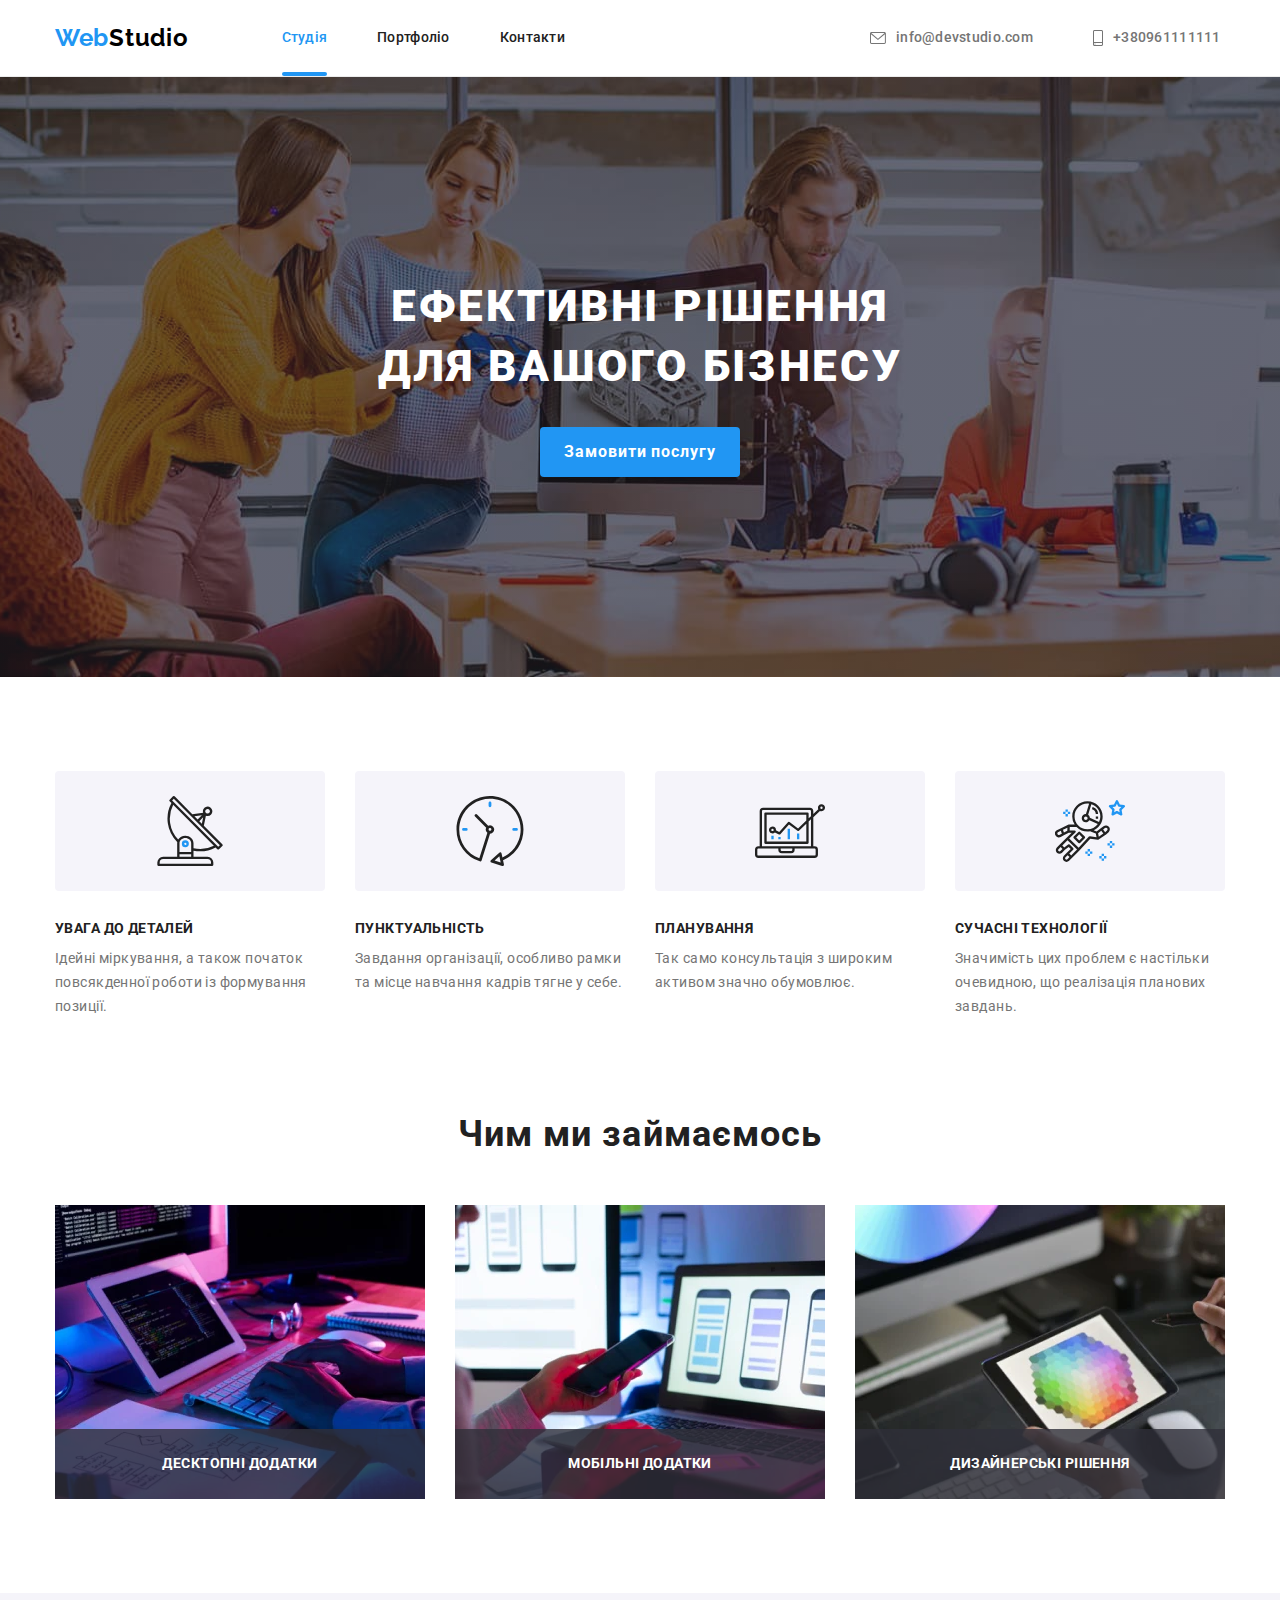
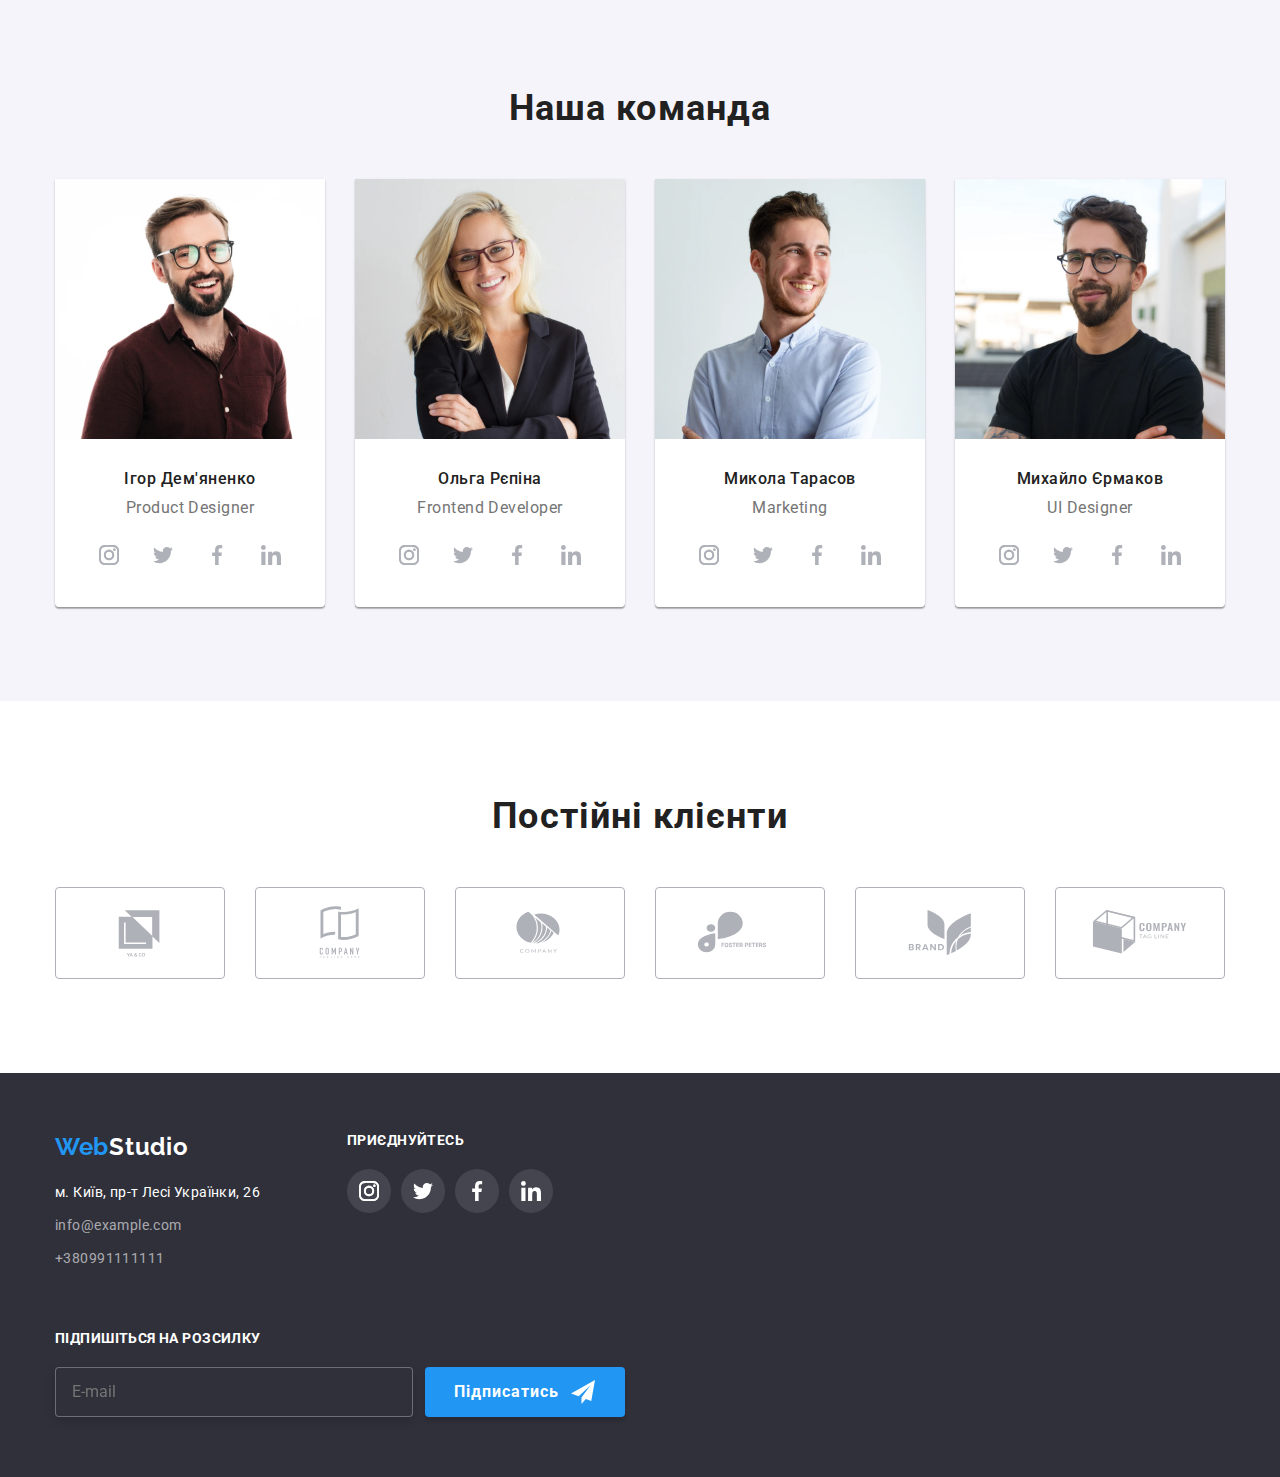
<file: index.html>
<!DOCTYPE html>
<html lang="uk">

<head>
    <meta charset="UTF-8">
    <meta http-equiv="X-UA-Compatible" content="IE=edge">
    <meta name="viewport" content="width=device-width, initial-scale=1.0">
    <title>Студія</title>
    <!-- Шрифти -->
    <link rel="preconnect" href="https://fonts.googleapis.com">
    <link rel="preconnect" href="https://fonts.gstatic.com" crossorigin>
    <link
        href="https://fonts.googleapis.com/css2?family=Raleway:wght@700&family=Roboto:ital,wght@0,400;0,500;0,700;1,900&display=swap"
        rel="stylesheet">
    <link rel="stylesheet"
        href="https://cdnjs.cloudflare.com/ajax/libs/modern-normalize/1.1.0/modern-normalize.min.css">
    <link rel="stylesheet" href="./CSS/main.min.css">
    <!-- <link rel="stylesheet" href="./CSS/styles.css"> -->
</head>

<body class="page" data-body>

    <!-- Секція хедер -->

    <header class="header">
        <div class="header-container container">
            <a lang="en" class="logo header-logo" href="./index.html" aria-label="Посилання на студію">Web<span
                    class="logo__dark">Studio</span></a>
            <button class="btn-mobile-menu" type="button" data-menu-button>
                <svg class="btn-mobile-menu__icon" width="24" height="16" aria-label="Перемикач мобільного меню">
                    <use class="btn-mobile-menu__burger" href="./images/icons.svg#icon-burger_menu"></use>
                    <use class="btn-mobile-menu__close" href="./images/icons.svg#icon-burger_close"></use>
                </svg>
            </button>
            <nav class="header__nav"> 
                        <!-- Навігація сайту -->
                <ul class="nav">
                    <li class="nav__item">
                        <a class="nav nav--current active" href="">Студія</a>
                    </li>
                    <li class="nav__item">
                        <a class="nav__link active" href="./portfolio.html">Портфоліо</a></li>
                    <li class="nav__item">
                        <a class="nav__link active" href="">Контакти</a></li>
                </ul>

                <!-- Навігація контактів -->
                
                <ul class="nav nav--left">
                    <li class="nav__group">
                        <a class="nav__mail active" href="mailto:info@devstudio.com">
                            <svg class="nav__icon active" width="16" height="12">
                                <use href="./images/icons.svg#icon-envelope-hover"></use>
                            </svg>
                            info@devstudio.com
                        </a>
                    </li>
                    <li>
                        <a class="nav__tel active" href="tel:+380961111111">
                            <svg class="nav__icon active" width="10" height="16">
                                <use href="./images/icons.svg#icon-smartphone"></use>
                            </svg>
                            +380961111111
                        </a>
                    </li>
                </ul>
            </nav> 
        </div>
    </header>

    <main>
        <!-- Секція Герой -->

        <section class="hero">
            <div class="container">
                <h1 class="hero-title">Ефективні рішення<br /> для вашого бізнесу</h1>
                <button class="btn btn--order" title="button" data-modal-open>Замовити послугу</button>
            </div>
        </section>

        <!--Модальне вікно  -->

        <div class="backdrop is-hidden" data-modal>
            <div class="modal">
                <button class="modal__close-btn" type="button" data-modal-close>
                    <svg class="modal__close-icon" width="18" height="18">
                        <use href="./images/icons.svg#icon-close"></use>
                    </svg>
                </button>
                <form class="modal__hero-form">
                    <strong class="modal__title">Залиште свої дані, ми передзвонимо вам</strong>
                    <div class="modal__inputs">
                        <label for="name">Ім'я</label>
                        <input 
                        type="text" 
                        name="name" 
                        autofocus
                        id="name" 
                        minlength="3"
                        maxlength="55"
                        placeholder="" 
                        class="modal__for-input" 
                        required />
                        <svg class="modal__icon" width="18" height="18">
                            <use href="./images/icons.svg#icon-person-modal"></use>
                        </svg> 
                        
                    </div>
                    <div class="modal__inputs">
                        <label for="tel">Телефон</label>                      
                        <input 
                        type="tel" 
                        name="tel" 
                        id="tel" 
                        minlength="3"
                        maxlength="55"
                        class="modal__for-input" 
                        required 
                        placeholder=" "/>
                        <svg class="modal__icon" width="18" height="18">
                            <use href="./images/icons.svg#icon-phone-modal"></use>
                        </svg>
                    </div>
                    <div class="modal__inputs">
                        <label for="email">Пошта</label>                        
                        <input 
                        type="email" 
                        name="email" 
                        id="email" 
                        class="modal__for-input" 
                        required
                        placeholder=" " />
                        <svg class="modal__icon" width="18" height="18">
                            <use href="./images/icons.svg#icon-email-modal"></use>
                        </svg>
                    </div>
                    <div class="modal__inputs">
                        <label for="feedback">Коментар</label>
                        <textarea 
                        name="feedback" 
                        id="feedback" 
                        class="modal__hiro-textarea"
                        placeholder="Введіть текст"></textarea>
                    </div>
                    <label class="modal-checkbox">
                        <input class="visually-hidden modal-checkbox__input" type="checkbox" name="user-agreement" />
                        <span class="modal-checkbox__custom">
                            <svg class="modal-checkbox__icon" width="11" height="8"><use href="./images/icons.svg#icon-Vector"></use></svg>  
                        </span>
                        <span class="modal-checkbox__agreement"> Погоджуюся із розсилкою та приймаю&nbsp;</span> 
                        <a class="contract" href="">Умови договору</a>
                    </label>
                    <button type="submit" class="btn btn--modal">Відправити</button>
                </form>
            </div>
            
        </div>

        <!--Мобільне меню-->
        <div class="mobile-menu" data-menu>
            <ul class="list mobile-menu-nav">
                <li class="mobile-menu-nav__item">
                    <a class="link nav--current" href="./index.html">Студія</a>
                </li>
                <li class="mobile-menu-nav__item">
                    <a class="link" href="./portfolio.html">Портфоліо</a>
                </li>
                <li class="mobile-menu-nav__item">
                    <a class="link" href="">Контакти</a>
                </li>
            </ul>
            <ul class="list mobile-menu-contacts">
                <li class="mobile-menu-contacts__item">
                    <a class="link touch" href="tel:+380961111111">+380961111111</a>
                </li>
                <li lang="en" class="mobile-menu-contacts__item">
                    <a class="link" href="mailto:info@devstudio.com">info@devstudio.com</a>
                </li>
            </ul>
            <ul class="list mobile-menu-socials">
                <li class="mobile-menu-socials__item">
                    <a class="mobile-menu-socials__link link" lang="en">Instagram</a>
                </li>
                <li class="mobile-menu-socials__item">
                    <a class="mobile-menu-socials__link link" lang="en">Twitter</a>
                </li>
                <li class="mobile-menu-socials__item">
                    <a class="mobile-menu-socials__link link" lang="en">Facebook</a>
                </li>
                <li class="mobile-menu-socials__item">
                    <a class="mobile-menu-socials__link link" lang="en">Linkedin</a>
                </li>
            </ul>
        </div>
        <!-- Секція особливості -->

        <section class="section">
            <div class="container">
                <h2 hidden class="heading">Особливості</h2>
                <ul class="list card-set about-feature">
                    <li class="card-set__item benefits">
                        <div class="card-set__icon">
                            <svg width="70" height="70">
                                <use href="./images/icons.svg#icon-antenna"></use>
                            </svg>
                        </div>
                        <h3 class="card-set__heading">Увага до деталей</h3>
                        <p class="card-set__text">Ідейні міркування, а також початок повсякденної роботи із формування позиції.
                        </p>
                    </li>
                    <li class="card-set__item benefits">
                        <div class="card-set__icon">
                            <svg width="70" height="70">
                                <use href="./images/icons.svg#icon-clock"></use>
                            </svg>
                        </div>
                        <h3 class="card-set__heading">Пунктуальність</h3>
                        <p class="card-set__text">Завдання організації, особливо рамки та місце навчання кадрів тягне у себе.</p>
                    </li>
                    <li class="card-set__item benefits">
                        <div class="card-set__icon">
                            <svg width="70" height="70">
                                <use href="./images/icons.svg#icon-diagram"></use>
                            </svg>
                        </div>
                        <h3 class="card-set__heading">Планування</h3>
                        <p class="card-set__text">Так само консультація з широким активом значно обумовлює.</p>
                    </li>
                    <li class="card-set__item benefits">
                        <div class="card-set__icon">
                            <svg width="70" height="70">
                                <use href="./images/icons.svg#icon-astronaut"></use>
                            </svg>
                        </div>
                        <h3 class="card-set__heading">Сучасні технології</h3>
                        <p class="card-set__text">Значимість цих проблем є настільки очевидною, що реалізація планових завдань.
                        </p>
                    </li>
                </ul>
            </div>
        </section>

        <!-- Секція Роботи -->

        <section class="work">
            <div class="container">
                <h2 class="heading clients__title">Чим ми займаємось</h2>
                <ul class="list card-set">
                    <li class="work__items card-set__item">
                        <picture>
                            <source media="(min-width: 1200px)" srcset="./images/work/work1_lg.webp 1x, ./images/work/work1_lg@2x.webp 2x"
                                type="image/webp" 
                            />
                            <source media="(min-width: 1200px)" srcset="./images/team/work1_lg.jpg 1x, ./images/team/work1_lg@2x.jpg 2x"
                                type="image/jpg" 
                            />
                            <img src="./images/work/work1_lg.jpg" alt="Десктопні додатки" width="370" height="294">
                        </picture>
                        
                        <div class="work__item">
                            <p class="work__text">Десктопні додатки</p>
                        </div>
                    </li>
                    <li class="work__items card-set__item">
                        <picture>
                            <source media="(min-width: 1200px)" srcset="./images/work/work2_lg.webp 1x, ./images/work/work2_lg@2x.webp 2x"
                                type="image/webp" 
                            />
                            <source media="(min-width: 1200px)" srcset="./images/work/work2_lg.jpg 1x, ./images/team/work2_lg@2x.jpg 2x"
                                type="image/jpg" 
                            />
                            <img src="./images/work/work2_lg.jpg" alt="Мобільні додатки" width="370" height="294">
                       </picture>
                        <div class="work__item">
                            <p class="work__text">Мобільні додатки</p>
                        </div>
                    </li>
                    <li class="work__items card-set__item">
                        <picture>
                            <source media="(min-width: 1200px)" srcset="./images/work/work3_lg.webp 1x, ./images/work/work3_lg@2x.webp 2x"
                                type="image/webp" 
                            />
                            <source media="(min-width: 1200px)" srcset="./images/work/work3_lg.jpg 1x, ./images/team/work3_lg@2x.jpg 2x"
                                type="image/jpg" 
                            />
                            <img src="./images/work/work3_lg.jpg" alt="Дизайн" width="370" height="294">
                        </picture>
                        <div class="work__item">
                            <p class="work__text">Дизайнерські рішення</p>
                        </div>
                    </li>
                </ul>
            </div>
        </section>

        <!-- Секція  Наша команда -->
       
        <section class="team section">
            <div class="container">
                <h2 class="heading clients__title">Наша команда</h2>
                <ul class="list card-set">
                    <li class="team__card card-set__item">
                        <picture>
                            <source media="(min-width: 1200px)" srcset="./images/team/img1_lg.webp 1x, ./images/team/img1_lg@2x.webp 2x"
                                type="image/webp" 
                            />
                            <source media="(min-width: 1200px)" srcset="./images/team/img1_lg.jpg 1x, ./images/team/img1_lg@2x.jpg 2x"
                                type="image/jpg" 
                            />
                            <source media="(min-width: 768px)" srcset="./images/team/img1_md.webp 1x, ./images/team/img1_md@2x.webp 2x"
                                    type="image/webp" 
                            />
                            <source media="(min-width: 768px)" srcset="./images/team/img1_md.jpg 1x, ./images/team/img1_md@2x.jpg 2x"
                                    type="image/jpg" 
                            />
                            <source media="(max-width: 767px)" srcset="./images/team/img1_sm.webp 1x, ./images/team/img1_sm@2x.webp 2x"
                                type="image/webp" 
                            />
                            <source media="(max-width: 767px)" srcset="./images/team/img1_sm.jpg 1x, ./images/team/img1_sm@2x.jpg 2x"
                                type="image/jpg" 
                            />
                            <img src="./images/team/img1_sm.jpg" alt="Ігор Дем'яненко" width="450" height="460">
                        </picture>    
                        <div class="team__desc">
                            <h3 class="team__name">Ігор Дем'яненко</h3>
                            <p class="team__post" lang="en">Product Designer</p>
                            <ul class="social-media list">
                                <li class="social-media__item">
                                    <a class="social-media__link social-media__link--light" href="" target="_blank" rel="noopener noreferrer"
                                        aria-label="instagram">
                                        <svg class="social-media__icon" width="20" height="20">
                                            <use href="./images/icons.svg#icon-instagram"></use>
                                        </svg>
                                    </a>
                                </li>
                                <li class="social-media__item">
                                    <a class="social-media__link social-media__link--light" href="" target="_blank" rel="noopener noreferrer"
                                        aria-label="twitter">
                                        <svg class="social-media__icon" width="20" height="20">
                                            <use href="./images/icons.svg#icon-twitter"></use>
                                        </svg>
                                    </a>
                                </li>
                                <li class="social-media__item">
                                    <a class="social-media__link social-media__link--light" href="" target="_blank" rel="noopener noreferrer"
                                        aria-label="facebook">
                                        <svg class="social-media__icon" width="20" height="20">
                                            <use href="./images/icons.svg#icon-facebook"></use>
                                        </svg>
                                    </a>
                                </li>
                                <li class="social-media__item">
                                    <a class="social-media__link social-media__link--light" href="" target="_blank" rel="noopener noreferrer"
                                        aria-label="linkedin">
                                        <svg class="social-media__icon" width="20" height="20">
                                            <use href="./images/icons.svg#icon-linkedin"></use>
                                        </svg>
                                    </a>
                                </li>
                            </ul>
                        </div>
                    </li>

                    <li class="team__card card-set__item">
                        <picture>
                            <source media="(min-width: 1200px)" srcset="./images/team/img2_lg.webp 1x, ./images/team/img2_lg@2x.webp 2x"
                                type="image/webp" 
                            />
                            <source media="(min-width: 1200px)" srcset="./images/team/img2_lg.jpg 1x, ./images/team/img2_lg@2x.jpg 2x"
                                type="image/jpg" 
                            />
                            <source media="(min-width: 768px)" srcset="./images/team/img2_md.webp 1x, ./images/team/img2_md@2x.webp 2x"
                                type="image/webp" 
                            />
                            <source media="(min-width: 768px)" srcset="./images/team/img2_md.jpg 1x, ./images/team/img2_md@2x.jpg 2x"
                                type="image/jpg" 
                            />
                            <source media="(max-width: 767px)" srcset="./images/team/img2_sm.webp 1x, ./images/team/img2_sm@2x.webp 2x"
                                type="image/webp" 
                            />
                            <source media="(max-width: 767px)" srcset="./images/team/img2_sm.jpg 1x, ./images/team/img2_sm@2x.jpg 2x"
                                type="image/jpg" />
                            <img src="./images/team/img2_sm.jpg" alt="Ольга Рєпіна" width="450" height="460">
                        </picture>
                        <div class="team__desc">
                            <h3 class="team__name">Ольга Рєпіна</h3>
                            <p class="team__post">Frontend Developer</p>
                            <ul class="social-media list">
                                <li class="social-media__item">
                                    <a class="social-media__link social-media__link--light" href="" target="_blank" rel="noopener noreferrer"
                                        aria-label="instagram">
                                        <svg class="social-media__icon" width="20" height="20">
                                            <use href="./images/icons.svg#icon-instagram"></use>
                                        </svg>
                                    </a>
                                </li>
                                <li class="social-media__item">
                                    <a class="social-media__link social-media__link--light" href="" target="_blank" rel="noopener noreferrer"
                                        aria-label="twitter">
                                        <svg class="social-media__icon" width="20" height="20">
                                            <use href="./images/icons.svg#icon-twitter"></use>
                                        </svg>
                                    </a>
                                </li>
                                <li class="social-media__item">
                                    <a class="social-media__link social-media__link--light" href="" target="_blank" rel="noopener noreferrer"
                                        aria-label="facebook">
                                        <svg class="social-media__icon" width="20" height="20">
                                            <use href="./images/icons.svg#icon-facebook"></use>
                                        </svg>
                                    </a>
                                </li>
                                <li class="social-media__item">
                                    <a class="social-media__link social-media__link--light" href="" target="_blank" rel="noopener noreferrer"
                                        aria-label="linkedin">
                                        <svg class="social-media__icon" width="20" height="20">
                                            <use href="./images/icons.svg#icon-linkedin"></use>
                                        </svg>
                                    </a>
                                </li>
                            </ul>
                        </div>
                    </li>
                    <li class="team__card card-set__item">
                        <picture>
                            <source media="(min-width: 1200px)" srcset="./images/team/img3_lg.webp 1x, ./images/team/img3_lg@2x.webp 2x"
                                type="image/webp" 
                            />
                            <source media="(min-width: 1200px)" srcset="./images/team/img3_lg.jpg 1x, ./images/team/img3_lg@2x.jpg 2x"
                                type="image/jpg" 
                            />
                            <source media="(min-width: 768px)" srcset="./images/team/img3_md.webp 1x, ./images/team/img3_md@2x.webp 2x"
                                type="image/webp" 
                            />
                            <source media="(min-width: 768px)" srcset="./images/team/img3_md.jpg 1x, ./images/team/img3_md@2x.jpg 2x"
                                type="image/jpg" 
                            />
                            <source media="(max-width: 767px)" srcset="./images/team/img3_sm.webp 1x, ./images/team/img3_sm@2x.webp 2x"
                                type="image/webp" 
                            />
                            <source media="(max-width: 767px)" srcset="./images/team/img3_sm.jpg 1x, ./images/team/img3_sm@2x.jpg 2x"
                                type="image/jpg" 
                            />
                            <img src="./images/team/img3_sm.jpg" alt="Микола Тарасов" width="450" height="460">
                        </picture>                        
                        <div class="team__desc">
                            <h3 class="team__name">Микола Тарасов</h3>
                            <p class="team__post" lang="en">Marketing</p>
                            <ul class="social-media list">
                                <li class="social-media__item">
                                    <a class="social-media__link social-media__link--light" href="" target="_blank" rel="noopener noreferrer"
                                        aria-label="instagram">
                                        <svg class="social-media__icon" width="20" height="20">
                                            <use href="./images/icons.svg#icon-instagram"></use>
                                        </svg>
                                    </a>
                                </li>
                                <li class="social-media__item">
                                    <a class="social-media__link social-media__link--light" href="" target="_blank" rel="noopener noreferrer"
                                        aria-label="twitter">
                                        <svg class="social-media__icon" width="20" height="20">
                                            <use href="./images/icons.svg#icon-twitter"></use>
                                        </svg>
                                    </a>
                                </li>
                                <li class="social-media__item">
                                    <a class="social-media__link social-media__link--light" href="" target="_blank" rel="noopener noreferrer"
                                        aria-label="facebook">
                                        <svg class="social-media__icon" width="20" height="20">
                                            <use href="./images/icons.svg#icon-facebook"></use>
                                        </svg>
                                    </a>
                                </li>
                                <li class="social-media__item">
                                    <a class="social-media__link social-media__link--light" href="" target="_blank" rel="noopener noreferrer"
                                        aria-label="linkedin">
                                        <svg class="social-media__icon" width="20" height="20">
                                            <use href="./images/icons.svg#icon-linkedin"></use>
                                        </svg>
                                    </a>
                                </li>
                            </ul>
                        </div>
                    </li>
                    <li class="team__card card-set__item">
                        <picture>
                            <source media="(min-width: 1200px)" srcset="./images/team/img4_lg.webp 1x, ./images/team/img4_lg@2x.webp 2x"
                                type="image/webp" 
                            />
                            <source media="(min-width: 1200px)" srcset="./images/team/img4_lg.jpg 1x, ./images/team/img4_lg@2x.jpg 2x"
                                type="image/jpg" 
                            />
                            <source media="(min-width: 768px)" srcset="./images/team/img4_md.webp 1x, ./images/team/img4_md@2x.webp 2x"
                                type="image/webp" 
                            />
                            <source media="(min-width: 768px)" srcset="./images/team/img4_md.jpg 1x, ./images/team/img4_md@2x.jpg 2x"
                                type="image/jpg" 
                            />
                            <source media="(max-width: 767px)" srcset="./images/team/img4_sm.webp 1x, ./images/team/img4_sm@2x.webp 2x"
                                type="image/webp" 
                            />
                            <source media="(max-width: 767px)" srcset="./images/team/img4_sm.jpg 1x, ./images/team/img4_sm@2x.jpg 2x"
                                type="image/jpg" 
                            />
                            <img src="./images/team/img4_sm.jpg" alt="Михайло Єрмаков" width="450" height="460">
                        </picture>                        
                        <div class="team__desc">
                            <h3 class="team__name">Михайло Єрмаков</h3>
                            <p class="team__post" lang="en">UI Designer</p>
                            <ul class="social-media list">
                                <li class="social-media__item">
                                    <a class="social-media__link social-media__link--light" href="" target="_blank" rel="noopener noreferrer"
                                        aria-label="instagram">
                                        <svg class="social-media__icon" width="20" height="20">
                                            <use href="./images/icons.svg#icon-instagram"></use>
                                        </svg>
                                    </a>
                                </li>
                                <li class="social-media__item">
                                    <a class="social-media__link social-media__link--light" href="" target="_blank" rel="noopener noreferrer"
                                        aria-label="twitter">
                                        <svg class="social-media__icon" width="20" height="20">
                                            <use href="./images/icons.svg#icon-twitter"></use>
                                        </svg>
                                    </a>
                                </li>
                                <li class="social-media__item">
                                    <a class="social-media__link social-media__link--light" href="" target="_blank" rel="noopener noreferrer"
                                        aria-label="facebook">
                                        <svg class="social-media__icon" width="20" height="20">
                                            <use href="./images/icons.svg#icon-facebook"></use>
                                        </svg>
                                    </a>
                                </li>
                                <li class="social-media__item">
                                    <a class="social-media__link social-media__link--light" href="" target="_blank" rel="noopener noreferrer"
                                        aria-label="linkedin">
                                        <svg class="social-media__icon" width="20" height="20">
                                            <use href="./images/icons.svg#icon-linkedin"></use>
                                        </svg>
                                    </a>
                                </li>
                            </ul>
                        </div>
                    </li>
                </ul>
            </div>
        </section> 

        <!--Секція постійні клієнти  -->

        <section class="clients">
            <div class="container">
                <h2 class="heading clients__title">Постійні клієнти</h2>
                <ul class="list card-set">
                    <li class="clients__list card-set__item">
                        <a class="clients__link" href="" target="_blank" rel="noopener noreferrer"
                            aria-label="company_1">
                            <svg class="clients__icon" width="106" height="60">
                                <use href="./images/icons.svg#icon-Logo"></use>
                            </svg>
                        </a>
                    </li>
                    <li class="clients__list card-set__item">
                        <a class="clients__link" href="" target="_blank" rel="noopener noreferrer"
                            aria-label="company_2">
                            <svg class="clients__icon" width="106" height="60">
                                <use href="./images/icons.svg#icon-Logo-1"></use>
                            </svg>
                        </a>
                    </li>
                    <li class="clients__list card-set__item">
                        <a class="clients__link" href="" target="_blank" rel="noopener noreferrer"
                            aria-label="company_3">
                            <svg class="clients__icon" width="106" height="60">
                                <use href="./images/icons.svg#icon-Logo-2"></use>
                            </svg>
                        </a>
                    </li>
                    <li class="clients__list card-set__item">
                        <a class="clients__link" href="" target="_blank" rel="noopener noreferrer"
                            aria-label="company_4">
                            <svg class="clients__icon" width="106" height="60">
                                <use href="./images/icons.svg#icon-Logo-3"></use>
                            </svg>
                        </a>
                    </li>
                    <li class="clients__list card-set__item">
                        <a class="clients__link" href="" target="_blank" rel="noopener noreferrer"
                            aria-label="company_5">
                            <svg class="clients__icon" width="106" height="60">
                                <use href="./images/icons.svg#icon-Logo-4"></use>
                            </svg>
                        </a>
                    </li>
                    <li class="clients__list card-set__item">
                        <a class="clients__link" href="" target="_blank" rel="noopener noreferrer"
                            aria-label="company_6">
                            <svg class="clients__icon" width="106" height="60">
                                <use href="./images/icons.svg#icon-Logo-5"></use>
                            </svg>
                        </a>
                    </li>
                </ul>
            </div>
        </section>
    </main>

    <!-- Секція Футер -->

    <footer class="footer">
        <div class="holder  container">
            <div class="holder__address">
                <a lang="en" class="logo footer-logo" href="./index.html" aria-label="Посилання на студію">Web<span
                        class="logo__light">Studio</span></a>
                <address>
                    <ul class="list contacts">
                        <li>
                            <a class="contacts__adds active" href="https://goo.gl/maps/7YwU6FTkQ5FnYXwe8" target="_blank"
                                rel="noopener noreferrer">м.
                                Київ, пр-т Лесі Українки, 26</a>
                        </li>
                        <li>
                            <a lang="en" class="contacts__mail2 active" href="mailto:info@example.com">info@example.com</a>
                        </li>
                        <li>
                            <a class="contacts__phone active" href="tel:+380991111111">+380991111111</a>
                        </li>
                    </ul>
                </address>
            </div>
            <div class="holder__social">
                <strong class="footer-title">Приєднуйтесь</strong>
                <ul class="social-media list">
                    <li class="social-media__item">
                        <a class="social-media__link social-media__link--dark" href="" target="_blank" rel="noopener noreferrer"
                            aria-label="instagram">
                            <svg class="social-media__icon" width="20" height="20">
                                <use href="./images/icons.svg#icon-instagram"></use>
                            </svg>
                        </a>
                    </li>
                    <li class="social-media__item">
                        <a class="social-media__link social-media__link--dark" href="" target="_blank" rel="noopener noreferrer"
                            aria-label="twitter">
                            <svg class="social-media__icon" width="20" height="20">
                                <use href="./images/icons.svg#icon-twitter"></use>
                            </svg>
                        </a>
                    </li>
                    <li class="social-media__item">
                        <a class="social-media__link social-media__link--dark" href="" target="_blank" rel="noopener noreferrer"
                            aria-label="facebook">
                            <svg class="social-media__icon" width="20" height="20">
                                <use href="./images/icons.svg#icon-facebook"></use>
                            </svg>
                        </a>
                    </li>
                    <li class="social-media__item">
                        <a class="social-media__link social-media__link--dark" href="" target="_blank" rel="noopener noreferrer"
                            aria-label="linkedin">
                            <svg class="social-media__icon" width="20" height="20">
                                <use href="./images/icons.svg#icon-linkedin"></use>
                            </svg>
                        </a>
                    </li>
                </ul>
            </div>
            <div class="holder__input">
                <strong class="footer-title">Підпишіться на розсилку</strong>
                    <form class="footer__form">
                        <input class="footer__placeholder" type="email" name="email" placeholder="E-mail" />
                        <button type="submit" class="btn btn--sabmit">
                            Підписатись
                            <svg class="btn__icon" width="24" height="24">
                                <use href="./images/icons.svg#icon-send"></use>
                            </svg>
                        </button>
                    </form>
            </div>
        </div>
    </footer>
    <script src="./JS/modal.js"></script>
    <script src="./JS/menu.js"></script>
</body>

</html>
</file>
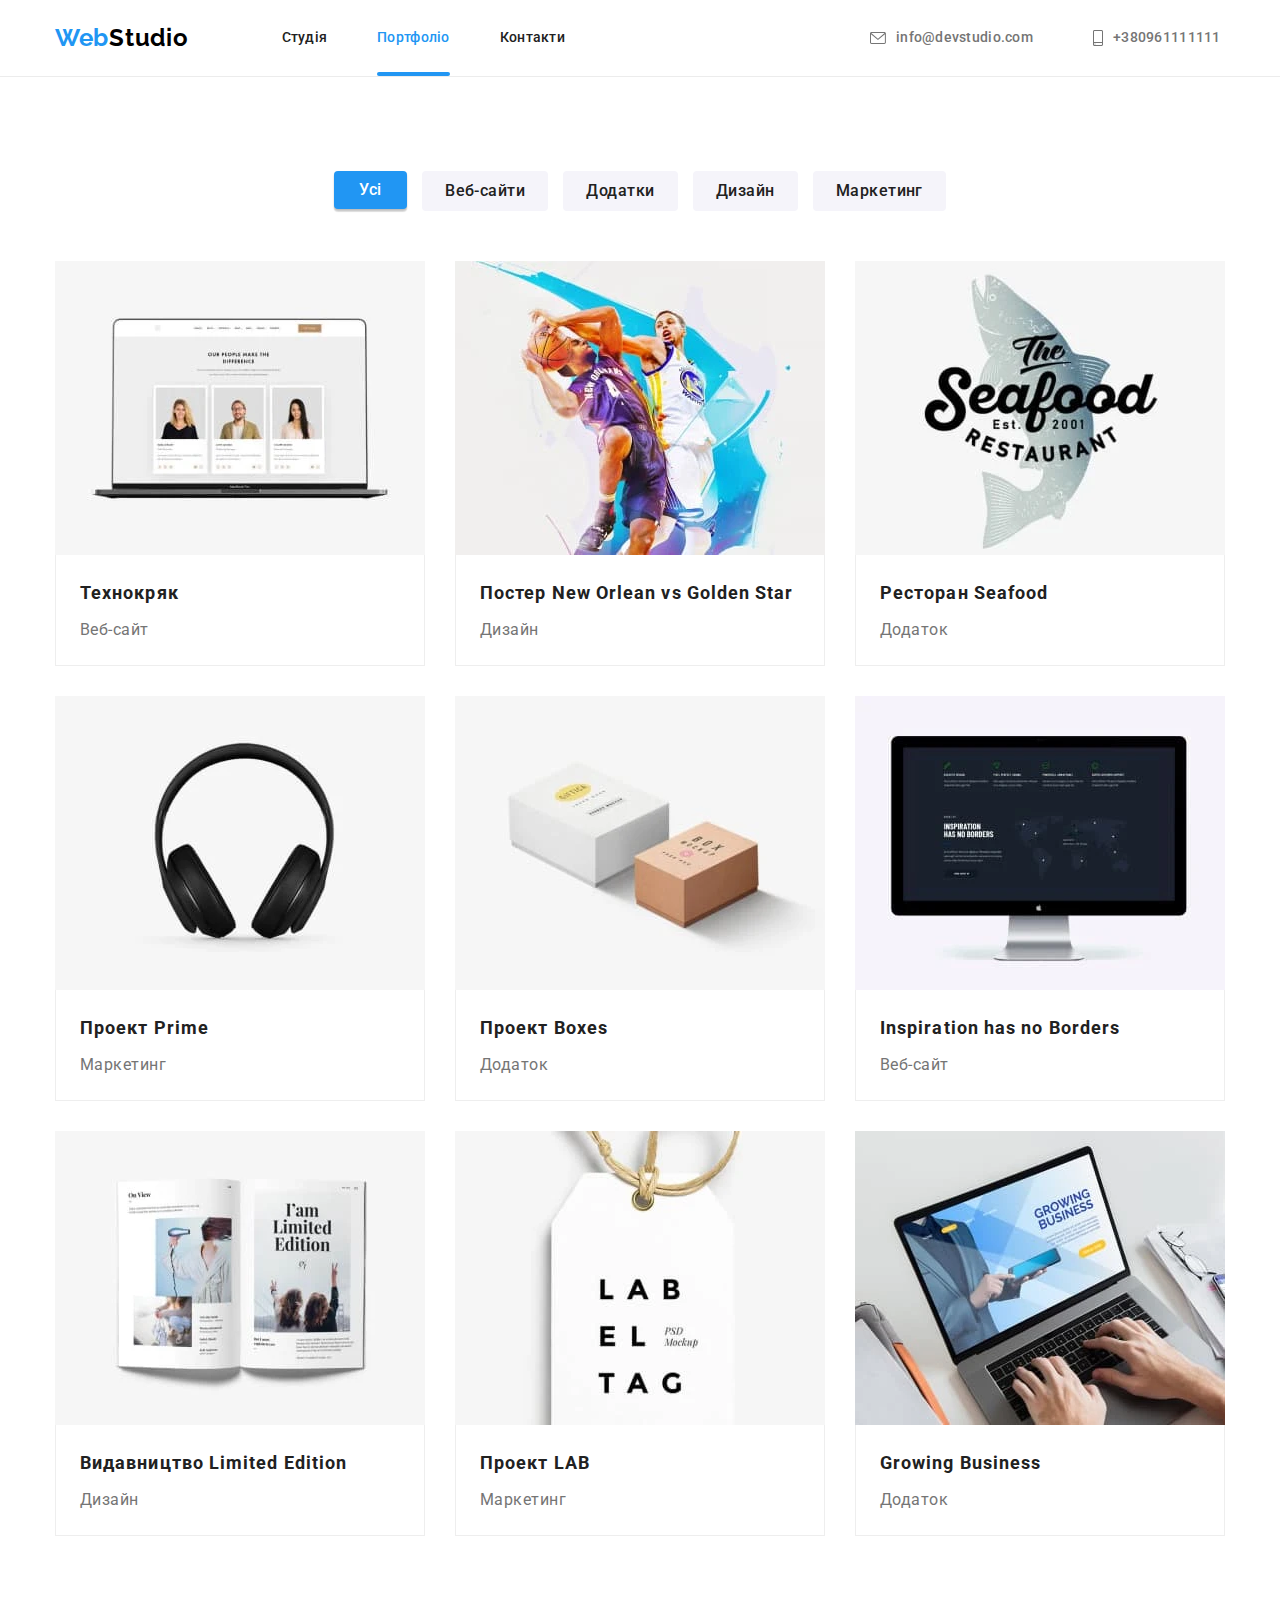
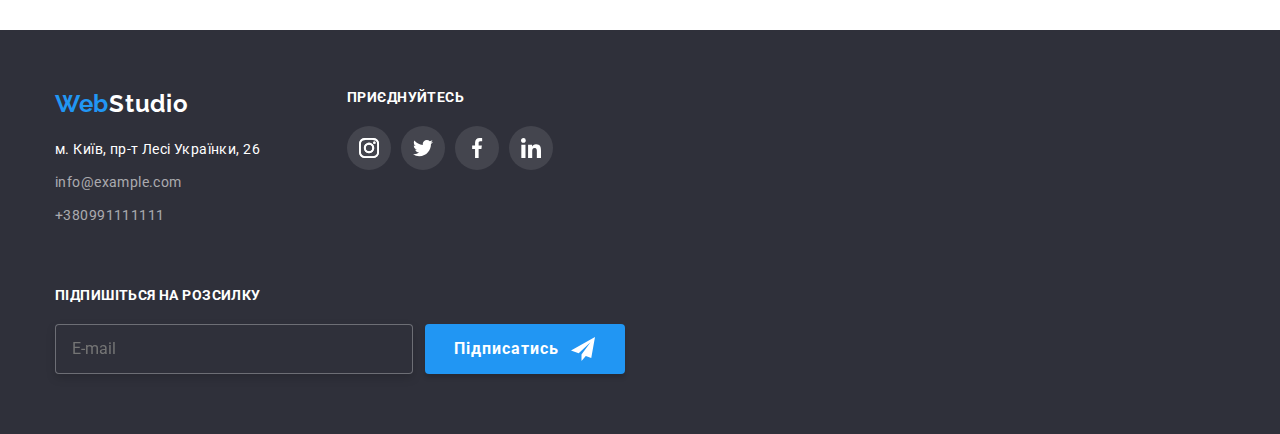
<file: portfolio.html>
<!DOCTYPE html>
<html lang="uk">

<head>
    <meta charset="UTF-8">
    <meta http-equiv="X-UA-Compatible" content="IE=edge">
    <meta name="viewport" content="width=device-width, initial-scale=1.0">
    <title>Портфоліо</title>
    <!-- Шрифти -->
    <link rel="preconnect" href="https://fonts.googleapis.com">
    <link rel="preconnect" href="https://fonts.gstatic.com" crossorigin>
    <link
        href="https://fonts.googleapis.com/css2?family=Raleway:wght@700&family=Roboto:ital,wght@0,400;0,500;0,700;1,900&display=swap"
        rel="stylesheet">
    <link rel="stylesheet"
        href="https://cdnjs.cloudflare.com/ajax/libs/modern-normalize/1.1.0/modern-normalize.min.css">
    <link rel="stylesheet" href="./CSS/main.min.css">
    <!-- <link rel="stylesheet" href="./CSS/styles.css"> -->
</head>

<body class="page" data-body>

    <!-- Секція хедер -->

    <header class="header">
        <div class="header-container container">
            <a lang="en" class="logo header-logo" href="./index.html" aria-label="Посилання на студію">Web<span
                    class="logo__dark">Studio</span></a>
            <button class="btn-mobile-menu" type="button" data-menu-button>
                <svg class="btn-mobile-menu__icon" width="24" height="16" aria-label="Перемикач мобільного меню">
                    <use class="btn-mobile-menu__burger" href="./images/icons.svg#icon-burger_menu"></use>
                    <use class="btn-mobile-menu__close" href="./images/icons.svg#icon-burger_close"></use>
                </svg>
            </button>
            <nav class="header__nav">               
                <!-- Навігація сайту -->
                <ul class="nav">
                    <li class="nav__item">
                        <a class="nav__link active" href="./index.html">Студія</a></li>
                    <li class="nav__item">
                        <a class="nav nav--current active" href="">Портфоліо</a></li>
                    <li class="nav__item">
                        <a class="nav__link active" href="">Контакти</a></li>
                </ul>
                <!-- Навігація контактів -->
                
                <ul class="nav nav--left">
                    <li class="nav__group">
                        <a class="nav__mail active" href="mailto:info@devstudio.com">
                            <svg class="nav__icon active" width="16" height="12">
                                <use href="./images/icons.svg#icon-envelope-hover"></use>
                            </svg>
                            info@devstudio.com
                        </a>
                    </li>
                    <li>
                        <a class="nav__tel active" href="tel:+380961111111">
                            <svg class="nav__icon active" width="10" height="16">
                                <use href="./images/icons.svg#icon-smartphone"></use>
                            </svg>
                            +380961111111
                        </a>
                    </li>
                </ul>
            </nav>            
        </div>
    </header>
    
    <main>
    <!-- Мобільне меню -->
    <div class="mobile-menu" data-menu>
        <ul class="list mobile-menu-nav">
            <li class="mobile-menu-nav__item">
                <a class="link" href="./index.html">Студія</a>
            </li>
            <li class="mobile-menu-nav__item">
                <a class="link nav--current" href="./portfolio.html">Портфоліо</a>
            </li>
            <li class="mobile-menu-nav__item">
                <a class="link" href="">Контакти</a>
            </li>
        </ul>
        <ul class="list mobile-menu-contacts">
            <li class="mobile-menu-contacts__item">
                <a class="link touch" href="tel:+380961111111">+380961111111</a>
            </li>
            <li lang="en" class="mobile-menu-contacts__item">
                <a class="link" href="mailto:info@devstudio.com">info@devstudio.com</a>
            </li>
        </ul>
        <ul class="list mobile-menu-socials">
            <li class="mobile-menu-socials__item">
                <a class="mobile-menu-socials__link link" lang="en">Instagram</a>
            </li>
            <li class="mobile-menu-socials__item">
                <a class="mobile-menu-socials__link link" lang="en">Twitter</a>
            </li>
            <li class="mobile-menu-socials__item">
                <a class="mobile-menu-socials__link link" lang="en">Facebook</a>
            </li>
            <li class="mobile-menu-socials__item">
                <a class="mobile-menu-socials__link link" lang="en">Linkedin</a>
            </li>
        </ul>
    </div>
        <!-- Секція Роботи -->
        <section class="section">
            <div class="container">
                <h1 hidden>Приклади робіт</h1>

                <!-- Секція Радіокнопки -->
                <ul class="btn-radio">
                    <li class="btn-radio__control"><button type="button" class="btn-radio__list btn-radio__list--current">Усі</button></li>
                    <li class="btn-radio__control"><button type="button" class="btn-radio__list">Веб-сайти</button></li>
                    <li class="btn-radio__control"><button type="button" class="btn-radio__list">Додатки</button></li>
                    <li class="btn-radio__control"><button type="button" class="btn-radio__list">Дизайн</button></li>
                    <li class="btn-radio__control"><button type="button" class="btn-radio__list">Маркетинг</button></li>
                </ul>

                <!-- Секція Карток -->
                <ul class="list card-set ">
                    <li class="card-portfolio card-set__item">
                        <a href="">
                            <div class="product">
                                <picture>
                                    <source media="(min-width: 1200px)" srcset="./images/portfolio/portfolio-1_lg.webp 1x, ./images/portfolio/portfolio-1_lg@2x.webp 2x"
                                        type="image/webp" 
                                    />
                                    <source media="(min-width: 1200px)" srcset="./images/portfolio/portfolio-1_lg.jpg 1x, ./images/portfolio/portfolio-1_lg@2x.jpg 2x"
                                        type="image/jpg" 
                                    />
                                    <source media="(min-width: 768px)" srcset="./images/portfolio/portfolio-1_md.webp 1x, ./images/portfolio/portfolio-1_md@2x.webp 2x"
                                        type="image/webp" 
                                    />
                                    <source media="(min-width: 768px)" srcset="./images/portfolio/portfolio-1_md.jpg 1x, ./images/portfolio/portfolio-1_md@2x.jpg 2x"
                                        type="image/jpg" 
                                    />
                                    <source media="(max-width: 767px)" srcset="./images/portfolio/portfolio-1_sm.webp 1x, ./images/portfolio/portfolio-1_sm@2x.webp 2x"
                                        type="image/webp" 
                                    />
                                    <source media="(max-width: 767px)" srcset="./images/portfolio/portfolio-1_sm.jpg 1x, ./images/portfolio/portfolio-1_sm@2x.jpg 2x"
                                        type="image/jpg" 
                                    />
                                    <img src="./images/portfolio/portfolio-1_sm.jpg" alt="Фото роботи Технокряк" width="450" height="294">
                                </picture>                                
                                <div class="overlay">
                                    <p class="overlay__text">Ресурс пропонує комплексні пропозиції з різним рівнем функціоналу та
                                        сервісів. Все це дозволить
                                        відвідувачеві
                                        отримати
                                        вичерпні відомості про компанію або приватну особу.
                                    </p>
                                </div>
                            </div>
                            <div class="inner">
                                <h2 class="apply-robot">Технокряк</h2>
                                <p class="category">Веб-сайт</p>
                            </div>

                        </a>
                    </li>
                    <li class="card-portfolio card-set__item">
                        <a href="">
                            <div class="product">
                                <picture>
                                    <source media="(min-width: 1200px)"
                                        srcset="./images/portfolio/portfolio-2_lg.webp 1x, ./images/portfolio/portfolio-2_lg@2x.webp 2x"
                                        type="image/webp" 
                                    />
                                    <source media="(min-width: 1200px)"
                                        srcset="./images/portfolio/portfolio-2_lg.jpg 1x, ./images/portfolio/portfolio-2_lg@2x.jpg 2x"
                                        type="image/jpg" 
                                    />
                                    <source media="(min-width: 768px)"
                                        srcset="./images/portfolio/portfolio-2_md.webp 1x, ./images/portfolio/portfolio-2_md@2x.webp 2x"
                                        type="image/webp" 
                                    />
                                    <source media="(min-width: 768px)"
                                        srcset="./images/portfolio/portfolio-2_md.jpg 1x, ./images/portfolio/portfolio-2_md@2x.jpg 2x"
                                        type="image/jpg" 
                                    />
                                    <source media="(max-width: 767px)"
                                        srcset="./images/portfolio/portfolio-2_sm.webp 1x, ./images/portfolio/portfolio-2_sm@2x.webp 2x"
                                        type="image/webp" 
                                    />
                                    <source media="(max-width: 767px)"
                                        srcset="./images/portfolio/portfolio-2_sm.jpg 1x, ./images/portfolio/portfolio-2_sm@2x.jpg 2x"
                                        type="image/jpg" 
                                    />
                                    <img src="./images/portfolio/portfolio-2_sm.jpg" alt="Фото роботи Постер New Orlean vs Golden Star" width="450" height="294">
                                </picture>                                
                                <div class="overlay">
                                    <p class="overlay__text">Ресурс пропонує комплексні пропозиції з різним рівнем функціоналу та
                                        сервісів. Все це дозволить
                                        відвідувачеві
                                        отримати
                                        вичерпні відомості про компанію або приватну особу.
                                    </p>
                                </div>
                            </div>
                            <div class="inner">
                                <h2 class="apply-robot">Постер <span lang="en">New Orlean vs Golden Star</span></h2>
                                <p class="category">Дизайн</p>
                            </div>
                        </a>
                    </li>
                    <li class="card-portfolio card-set__item">
                        <a href="">
                            <div class="product">
                                <picture>
                                    <source media="(min-width: 1200px)"
                                        srcset="./images/portfolio/portfolio-3_lg.webp 1x, ./images/portfolio/portfolio-3_lg@2x.webp 2x"
                                        type="image/webp" 
                                    />
                                    <source media="(min-width: 1200px)"
                                        srcset="./images/portfolio/portfolio-3_lg.jpg 1x, ./images/portfolio/portfolio-3_lg@2x.jpg 2x"
                                        type="image/jpg" 
                                    />
                                    <source media="(min-width: 768px)"
                                        srcset="./images/portfolio/portfolio-3_md.webp 1x, ./images/portfolio/portfolio-3_md@2x.webp 2x"
                                        type="image/webp" 
                                    />
                                    <source media="(min-width: 768px)"
                                        srcset="./images/portfolio/portfolio-3_md.jpg 1x, ./images/portfolio/portfolio-3_md@2x.jpg 2x"
                                        type="image/jpg" 
                                    />
                                    <source media="(max-width: 767px)"
                                        srcset="./images/portfolio/portfolio-3_sm.webp 1x, ./images/portfolio/portfolio-3_sm@2x.webp 2x"
                                        type="image/webp" 
                                    />
                                    <source media="(max-width: 767px)"
                                        srcset="./images/portfolio/portfolio-3_sm.jpg 1x, ./images/portfolio/portfolio-3_sm@2x.jpg 2x"
                                        type="image/jpg" 
                                    />
                                    <img src="./images/portfolio/portfolio-3_sm.jpg" alt="Фото роботи Ресторан Seafood" width="450"
                                        height="294">
                                </picture>
                                <div class="overlay">
                                    <p class="overlay__text">Ресурс пропонує комплексні пропозиції з різним рівнем функціоналу та
                                        сервісів. Все це дозволить
                                        відвідувачеві
                                        отримати
                                        вичерпні відомості про компанію або приватну особу.
                                    </p>
                                </div>
                            </div>
                            <div class="inner">
                                <h2 class="apply-robot">Ресторан <span lang="en">Seafood</span></h2>
                                <p class="category">Додаток</p>
                            </div>
                        </a>
                    </li>
                    <li class="card-portfolio card-set__item">
                        <a href="">
                            <div class="product">
                                <picture>
                                    <source media="(min-width: 1200px)"
                                        srcset="./images/portfolio/portfolio-4_lg.webp 1x, ./images/portfolio/portfolio-4_lg@2x.webp 2x"
                                        type="image/webp" 
                                    />
                                    <source media="(min-width: 1200px)"
                                        srcset="./images/portfolio/portfolio-4_lg.jpg 1x, ./images/portfolio/portfolio-4_lg@2x.jpg 2x"
                                        type="image/jpg" 
                                    />
                                    <source media="(min-width: 768px)"
                                        srcset="./images/portfolio/portfolio-4_md.webp 1x, ./images/portfolio/portfolio-4_md@2x.webp 2x"
                                        type="image/webp" 
                                    />
                                    <source media="(min-width: 768px)"
                                        srcset="./images/portfolio/portfolio-4_md.jpg 1x, ./images/portfolio/portfolio-4_md@2x.jpg 2x"
                                        type="image/jpg" 
                                    />
                                    <source media="(max-width: 767px)"
                                        srcset="./images/portfolio/portfolio-4_sm.webp 1x, ./images/portfolio/portfolio-4_sm@2x.webp 2x"
                                        type="image/webp" 
                                    />
                                    <source media="(max-width: 767px)"
                                        srcset="./images/portfolio/portfolio-4_sm.jpg 1x, ./images/portfolio/portfolio-4_sm@2x.jpg 2x"
                                        type="image/jpg" 
                                    />
                                    <img src="./images/portfolio/portfolio-4_sm.jpg" alt="Фото роботи роект Prime" width="450" height="294">
                                </picture>
                                <div class="overlay">
                                    <p class="overlay__text">Ресурс пропонує комплексні пропозиції з різним рівнем функціоналу та
                                        сервісів. Все це дозволить
                                        відвідувачеві
                                        отримати
                                        вичерпні відомості про компанію або приватну особу.
                                    </p>
                                </div>
                            </div>
                            <div class="inner">
                                <h2 class="apply-robot">Проект <span lang="en">Prime</span></h2>
                                <p class="category">Маркетинг</p>
                            </div>
                        </a>
                    </li>
                    <li class="card-portfolio card-set__item">
                        <a href="">
                            <div class="product">
                                <picture>
                                    <source media="(min-width: 1200px)"
                                        srcset="./images/portfolio/portfolio-5_lg.webp 1x, ./images/portfolio/portfolio-5_lg@2x.webp 2x"
                                        type="image/webp" 
                                    />
                                    <source media="(min-width: 1200px)"
                                        srcset="./images/portfolio/portfolio-5_lg.jpg 1x, ./images/portfolio/portfolio-5_lg@2x.jpg 2x"
                                        type="image/jpg" 
                                    />
                                    <source media="(min-width: 768px)"
                                        srcset="./images/portfolio/portfolio-5_md.webp 1x, ./images/portfolio/portfolio-5_md@2x.webp 2x"
                                        type="image/webp" 
                                    />
                                    <source media="(min-width: 768px)"
                                        srcset="./images/portfolio/portfolio-5_md.jpg 1x, ./images/portfolio/portfolio-5_md@2x.jpg 2x"
                                        type="image/jpg" 
                                    />
                                    <source media="(max-width: 767px)"
                                        srcset="./images/portfolio/portfolio-5_sm.webp 1x, ./images/portfolio/portfolio-5_sm@2x.webp 2x"
                                        type="image/webp" 
                                    />
                                    <source media="(max-width: 767px)"
                                        srcset="./images/portfolio/portfolio-5_sm.jpg 1x, ./images/portfolio/portfolio-5_sm@2x.jpg 2x"
                                        type="image/jpg" 
                                    />
                                    <img src="./images/portfolio/portfolio-5_sm.jpg" alt="Фото роботи Проект Boxes" width="450" height="294">
                                </picture>                                
                                <div class="overlay">
                                    <p class="overlay__text">Ресурс пропонує комплексні пропозиції з різним рівнем функціоналу та
                                        сервісів. Все це дозволить
                                        відвідувачеві
                                        отримати
                                        вичерпні відомості про компанію або приватну особу.
                                    </p>
                                </div>
                            </div>
                            <div class="inner">
                                <h2 class="apply-robot">Проект <span lang="en">Boxes</span></h2>
                                <p class="category">Додаток</p>
                            </div>
                        </a>
                    </li>
                    <li class="card-portfolio card-set__item">
                        <a href="">
                            <div class="product">
                                <picture>
                                    <source media="(min-width: 1200px)"
                                        srcset="./images/portfolio/portfolio-6_lg.webp 1x, ./images/portfolio/portfolio-6_lg@2x.webp 2x"
                                        type="image/webp" 
                                    />
                                    <source media="(min-width: 1200px)"
                                        srcset="./images/portfolio/portfolio-6_lg.jpg 1x, ./images/portfolio/portfolio-6_lg@2x.jpg 2x"
                                        type="image/jpg" 
                                    />
                                    <source media="(min-width: 768px)"
                                        srcset="./images/portfolio/portfolio-6_md.webp 1x, ./images/portfolio/portfolio-6_md@2x.webp 2x"
                                        type="image/webp" 
                                    />
                                    <source media="(min-width: 768px)"
                                        srcset="./images/portfolio/portfolio-6_md.jpg 1x, ./images/portfolio/portfolio-6_md@2x.jpg 2x"
                                        type="image/jpg" 
                                    />
                                    <source media="(max-width: 767px)"
                                        srcset="./images/portfolio/portfolio-6_sm.webp 1x, ./images/portfolio/portfolio-6_sm@2x.webp 2x"
                                        type="image/webp" 
                                    />
                                    <source media="(max-width: 767px)"
                                        srcset="./images/portfolio/portfolio-6_sm.jpg 1x, ./images/portfolio/portfolio-6_sm@2x.jpg 2x"
                                        type="image/jpg" 
                                    />
                                    <img src="./images/portfolio/portfolio-6_sm.jpg" alt="Фото роботи Inspiration has no Borders" width="450" height="294">
                                </picture>
                                <div class="overlay">
                                    <p class="overlay__text">Ресурс пропонує комплексні пропозиції з різним рівнем функціоналу та
                                        сервісів. Все це дозволить
                                        відвідувачеві
                                        отримати
                                        вичерпні відомості про компанію або приватну особу.
                                    </p>
                                </div>
                            </div>
                            <div class="inner">
                                <h2 class="apply-robot"><span lang="en">Inspiration has no Borders</span></h2>
                                <p class="category">Веб-сайт</p>
                            </div>
                        </a>
                    </li>
                    <li class="card-portfolio card-set__item">
                        <a href="">
                            <div class="product">
                                <picture>
                                    <source media="(min-width: 1200px)"
                                        srcset="./images/portfolio/portfolio-7_lg.webp 1x, ./images/portfolio/portfolio-7_lg@2x.webp 2x"
                                        type="image/webp" 
                                    />
                                    <source media="(min-width: 1200px)"
                                        srcset="./images/portfolio/portfolio-7_lg.jpg 1x, ./images/portfolio/portfolio-7_lg@2x.jpg 2x"
                                        type="image/jpg" 
                                    />
                                    <source media="(min-width: 768px)"
                                        srcset="./images/portfolio/portfolio-7_md.webp 1x, ./images/portfolio/portfolio-7_md@2x.webp 2x"
                                        type="image/webp" 
                                    />
                                    <source media="(min-width: 768px)"
                                        srcset="./images/portfolio/portfolio-7_md.jpg 1x, ./images/portfolio/portfolio-7_md@2x.jpg 2x"
                                        type="image/jpg" 
                                    />
                                    <source media="(max-width: 767px)"
                                        srcset="./images/portfolio/portfolio-7_sm.webp 1x, ./images/portfolio/portfolio-7_sm@2x.webp 2x"
                                        type="image/webp" 
                                    />
                                    <source media="(max-width: 767px)"
                                        srcset="./images/portfolio/portfolio-7_sm.jpg 1x, ./images/portfolio/portfolio-7_sm@2x.jpg 2x"
                                        type="image/jpg" 
                                    />
                                    <img src="./images/portfolio/portfolio-7_sm.jpg" alt="Фото роботи Видавництво Limited Edition" width="450"
                                        height="294">
                                </picture>
                                <div class="overlay">
                                    <p class="overlay__text">Ресурс пропонує комплексні пропозиції з різним рівнем функціоналу та
                                        сервісів. Все це дозволить
                                        відвідувачеві
                                        отримати
                                        вичерпні відомості про компанію або приватну особу.
                                    </p>
                                </div>
                            </div>
                            <div class="inner">
                                <h2 class="apply-robot">Видавництво <span lang="en">Limited Edition</span></h2>
                                <p class="category">Дизайн</p>
                            </div>
                        </a>
                    </li>
                    <li class="card-portfolio card-set__item">
                        <a href="">
                            <div class="product">
                                <picture>
                                    <source media="(min-width: 1200px)"
                                        srcset="./images/portfolio/portfolio-8_lg.webp 1x, ./images/portfolio/portfolio-8_lg@2x.webp 2x"
                                        type="image/webp" 
                                    />
                                    <source media="(min-width: 1200px)"
                                        srcset="./images/portfolio/portfolio-8_lg.jpg 1x, ./images/portfolio/portfolio-8_lg@2x.jpg 2x"
                                        type="image/jpg" 
                                    />
                                    <source media="(min-width: 768px)"
                                        srcset="./images/portfolio/portfolio-8_md.webp 1x, ./images/portfolio/portfolio-8_md@2x.webp 2x"
                                        type="image/webp" 
                                    />
                                    <source media="(min-width: 768px)"
                                        srcset="./images/portfolio/portfolio-8_md.jpg 1x, ./images/portfolio/portfolio-8_md@2x.jpg 2x"
                                        type="image/jpg" 
                                    />
                                    <source media="(max-width: 767px)"
                                        srcset="./images/portfolio/portfolio-8_sm.webp 1x, ./images/portfolio/portfolio-8_sm@2x.webp 2x"
                                        type="image/webp" 
                                    />
                                    <source media="(max-width: 767px)"
                                        srcset="./images/portfolio/portfolio-8_sm.jpg 1x, ./images/portfolio/portfolio-8_sm@2x.jpg 2x"
                                        type="image/jpg" 
                                    />
                                    <img src="./images/portfolio/portfolio-8_sm.jpg" alt="Фото роботи Проект LAB" width="450"
                                        height="294">
                                </picture>                            
                                <div class="overlay">
                                    <p class="overlay__text">Ресурс пропонує комплексні пропозиції з різним рівнем функціоналу та
                                        сервісів. Все це дозволить
                                        відвідувачеві
                                        отримати
                                        вичерпні відомості про компанію або приватну особу.
                                    </p>
                                </div>
                            </div>
                            <div class="inner">
                                <h2 class="apply-robot">Проект <span lang="en">LAB</span></h2>
                                <p class="category">Маркетинг</p>
                            </div>
                        </a>
                    </li>
                    <li class="card-portfolio card-set__item">
                        <a href="">
                            <div class="product">
                                <picture>
                                    <source media="(min-width: 1200px)"
                                        srcset="./images/portfolio/portfolio-9_lg.webp 1x, ./images/portfolio/portfolio-9_lg@2x.webp 2x"
                                        type="image/webp" 
                                    />
                                    <source media="(min-width: 1200px)"
                                        srcset="./images/portfolio/portfolio-9_lg.jpg 1x, ./images/portfolio/portfolio-9_lg@2x.jpg 2x"
                                        type="image/jpg" 
                                    />
                                    <source media="(min-width: 768px)"
                                        srcset="./images/portfolio/portfolio-9_md.webp 1x, ./images/portfolio/portfolio-9_md@2x.webp 2x"
                                        type="image/webp" 
                                    />
                                    <source media="(min-width: 768px)"
                                        srcset="./images/portfolio/portfolio-9_md.jpg 1x, ./images/portfolio/portfolio-9_md@2x.jpg 2x"
                                        type="image/jpg" 
                                    />
                                    <source media="(max-width: 767px)"
                                        srcset="./images/portfolio/portfolio-9_sm.webp 1x, ./images/portfolio/portfolio-9_sm@2x.webp 2x"
                                        type="image/webp" 
                                    />
                                    <source media="(max-width: 767px)"
                                        srcset="./images/portfolio/portfolio-9_sm.jpg 1x, ./images/portfolio/portfolio-9_sm@2x.jpg 2x"
                                        type="image/jpg" 
                                    />
                                    <img src="./images/portfolio/portfolio-9_sm.jpg" alt="Фото роботи Growing Business" width="450" height="294">
                                </picture>
                                <div class="overlay">
                                    <p class="overlay__text">Ресурс пропонує комплексні пропозиції з різним рівнем функціоналу та
                                        сервісів. Все це дозволить
                                        відвідувачеві
                                        отримати
                                        вичерпні відомості про компанію або приватну особу.
                                    </p>
                                </div>

                            </div>
                            <div class="inner">
                                <h2 class="apply-robot"><span lang="en">Growing Business</span></h2>
                                <p class="category">Додаток</p>
                            </div>
                        </a>
                    </li>
                </ul>
            </div>

        </section>

    </main>
    
    <!-- Секція Футер -->

    <footer class="footer">
        <div class="holder  container">
            <div class="holder__address">
                <a lang="en" class="logo footer-logo" href="./index.html" aria-label="Посилання на студію">Web<span
                        class="logo__light">Studio</span></a>
                <address>
                    <ul class="list contacts">
                        <li>
                            <a class="contacts__adds active" href="https://goo.gl/maps/7YwU6FTkQ5FnYXwe8" target="_blank"
                                rel="noopener noreferrer">м.
                                Київ, пр-т Лесі Українки, 26</a>
                        </li>
                        <li>
                            <a lang="en" class="contacts__mail2 active" href="mailto:info@example.com">info@example.com</a>
                        </li>
                        <li>
                            <a class="contacts__phone active" href="tel:+380991111111">+380991111111</a>
                        </li>
                    </ul>
                </address>
            </div>
            <div class="holder__social">
                <h2 class="footer-title">Приєднуйтесь</h2>
                <ul class="social-media list">
                    <li class="social-media__item">
                        <a class="social-media__link social-media__link--dark" href="" target="_blank" rel="noopener noreferrer"
                            aria-label="instagram">
                            <svg class="social-media__icon" width="20" height="20">
                                <use href="./images/icons.svg#icon-instagram"></use>
                            </svg>
                        </a>
                    </li>
                    <li class="social-media__item">
                        <a class="social-media__link social-media__link--dark" href="" target="_blank" rel="noopener noreferrer"
                            aria-label="twitter">
                            <svg class="social-media__icon" width="20" height="20">
                                <use href="./images/icons.svg#icon-twitter"></use>
                            </svg>
                        </a>
                    </li>
                    <li class="social-media__item">
                        <a class="social-media__link social-media__link--dark" href="" target="_blank" rel="noopener noreferrer"
                            aria-label="facebook">
                            <svg class="social-media__icon" width="20" height="20">
                                <use href="./images/icons.svg#icon-facebook"></use>
                            </svg>
                        </a>
                    </li>
                    <li class="social-media__item">
                        <a class="social-media__link social-media__link--dark" href="" target="_blank" rel="noopener noreferrer"
                            aria-label="linkedin">
                            <svg class="social-media__icon" width="20" height="20">
                                <use href="./images/icons.svg#icon-linkedin"></use>
                            </svg>
                        </a>
                    </li>
                </ul>
            </div>
            <div class="holder__input">
                <strong class="footer-title">Підпишіться на розсилку</strong>
                <form class="footer__form">
                    <input class="footer__placeholder" type="email" name="email" placeholder="E-mail" />
                    <button type="submit" class="btn btn--sabmit">
                        Підписатись
                        <svg class="btn__icon" width="24" height="24">
                            <use href="./images/icons.svg#icon-send"></use>
                        </svg>
                    </button>
                </form>
            
            </div>
        </div>
    </footer>
    <script src="./JS/modal.js"></script>
    <script src="./JS/menu.js"></script>

</body>

</html>
</file>
<file: CSS/styles.css>
/*formulas */

:root {
    /* color */
    --primary-text-color: #212121;
    --text-color-logo: #000000;
    --title-text-color: #757575;
    --secondary-title-text-color: #AFB1B8;
    --accent-color: #2196F3;
    --section-background-colour: #2F303A;
    --main-page-color: #FFFFFF;
    --secondary-backgraund-color: #F5F4FA;
    --hero_btn-backgraund-color: #188CE8;

    /* others */
    --items: 3;
    --indent: 30px;

    /* transform */
    --timing-transform: 250ms cubic-bezier(0.4, 0, 0.2, 1);
    --timing-text-color: color 250ms cubic-bezier(0.4, 0, 0.2, 1);
    --timing-backgraund-color: backgraund-color 250ms cubic-bezier(0.4, 0, 0.2, 1);
}

/* global */

html {
    box-sizing: border-box;
}

*,
*::before,
*::after {
    box-sizing: inherit;
}

.page {
    font-family: 'Roboto', sans-serif;
    font-style: normal;
    color: var(--primary-text-color);
    font-size: 14px;
}

h1,
h2,
h3,
h4,
p {
    margin: 0;
}

ul {
    padding: 0;
    margin: 0;
}

img {
    display: block;
    max-width: 100%;
    height: auto;
}

a {
    text-decoration: none;
}

/* visually-hidden hide elements */
.visually-hidden {
    position: absolute;
    white-space: nowrap;
    width: 1px;
    height: 1px;
    overflow: hidden;
    border: 0;
    padding: 0;
    clip: rect(0 0 0 0);
    clip-path: inset(50%);
    margin: -1px;
}

/* grid flex-box */

.card-set {
    display: flex;
    flex-wrap: wrap;
    margin: calc(-1 * var(--indent) / 2);
  
}

.card-set__item {
    margin: calc(var(--indent) / 2);
    flex-basis: calc((100% - var(--indent) * var(--items))/ var(--items));
}

.container {
    width: 1200px;
    margin-left: auto;
    margin-right: auto;
    padding-left: 15px;
    padding-right: 15px;
}

.section {
    padding-bottom: 94px;
    padding-top: 94px;
}

.no-scroll {
    overflow: hidden;
}

.heading {
    font-size: 36px;
    line-height: 1.17;
    text-align: center;
    letter-spacing: 0.03em;
    color: var(--primary-text-color);
}

.heading-title {
    margin-bottom: 50px;
}
/* global hover & focus  */
.active:hover,
.active:focus {
    color: var(--accent-color);
}

/* logo */
.logo {    
    font-family: 'Raleway', sans-serif;
    font-weight: 700;
    font-size: 26px;
    line-height: 1.19;
    letter-spacing: 0.03em;   
    color: var(--accent-color);
    transition: var(--timing-text-color);
}

.logo:hover,
.logo:focus {
    color: var(--accent-color);
}
.header-logo {
    margin-right: 93px;
    padding-top: 24px;
    padding-bottom: 24px;
}
.footer-logo {
    margin-bottom: 20px;
}

.logo__studio--dark {
    color: var(--text-color-logo);
}

.logo__studio--light {
    color: var(--main-page-color);
}

/* social-media */

.social-media {
    justify-content: center;
    width: 206px;
    margin-right: auto;
    margin-left: auto;
}

.social-media__item:not(:last-child) {
    margin-right: 10px;
}

.social-media__link {
    display: flex;
    align-items: center;
    justify-content: center;
    width: 44px;
    height: 44px;
    border-color: var(--main-page-color);
    border-radius: 50%;
    transition: var(--timing-text-color), var(--timing-backgraund-color);
}
.social-media__link--dark {
    color: var(--main-page-color);
    background: rgba(255, 255, 255, 0.1);
}

.social-media__link--light {
    color: var(--secondary-title-text-color);
}

.social-media__link:hover,
.social-media__link:focus {
    color: var(--main-page-color);
    background-color: var(--accent-color);
}  
.social-media__icon {
    fill: currentColor;
}
/* button */
.btn {
    width: 200px;
    height: 50px;
    font-weight: 700;
    font-size: 16px;
    line-height: 1.88;
    letter-spacing: 0.06em;
    color: var(--main-page-color);
    background-color: var(--accent-color);
    box-shadow: 0px 4px 4px rgba(0, 0, 0, 0.15);
    border-radius: 4px;
    border: transparent;
}
.btn--order {
    display: inline-block;   
    transition: var(--timing-backgraund-color), var(--timing-text-color)
}

.btn--order:hover,
.btn--order:focus,
.btn--modal:focus,
.btn--modal:hover {
    background-color: var(--hero_btn-backgraund-color);
    border: transparent;
}
.btn--sabmit {
    display: flex;
    padding-top: 10px;
    padding-right: 28px;
    padding-bottom: 10px;
    padding-left: 29px
}
.btn__icon {
    margin-left: 12px;
}
.btn--modal {
    margin-left: 165px;
    outline: var(--accent-color);
    transition: var(--timing-backgraund-color);
}
/* header */

.header {
    background: var(--main-page-color);
    border: 1px solid #ECECEC;
}

.header-container {
    display: flex;
    align-items: center;
}

.nav--left {    
    margin-left: auto;
}

.nav__item:not(:last-child) {
    margin-right: 50px;
}

.nav__link,
.nav__item {
    font-weight: 500;
    font-size: 14px;
    line-height: 1.14;
    letter-spacing: 0.02em;
    color: var(--primary-text-color);
    text-decoration: none;
    padding: 32px 0;

    transition: var(--timing-text-color);
}

.nav__mail,
.nav__tel {
    display: flex;
    align-items: center;
    justify-content: center;
    width: 100%;
    height: 100%;
    font-weight: 500;
    font-size: 14px;
    line-height: 1.14;
    padding: 32px 0;
    letter-spacing: 0.02em;
    color: var(--title-text-color);

    transition: var(--timing-text-color);
}

.nav__group {
    margin-right: 50px;
}

.nav--current {
    color: var(--accent-color);
}


.nav__item>.nav--current::after {
    content: '';
    position: absolute;
    bottom: 0px;
    left: 0;
    width: 100%;
    height: 4px;


    background: var(--accent-color);
    border-radius: 2px;
}


.nav__item {
    position: relative;
}

.nav,
.list {
    list-style: none;
    display: flex;
    align-items: flex-start;
    justify-content: space-between;
}

/* hero */
.hero {
    text-align: center;
    max-width: 1600px;
    height: 600px;
    padding: 200px 0;
    margin-left: auto;
    margin-right: auto;
    background-color: var(--section-background-colour);
    background-image: linear-gradient(to right, rgba(47, 48, 58, 0.4), rgba(47, 48, 58, 0.4)),
    url(../images/hero.jpg);
    background-repeat: no-repeat;
    background-position: center;
    background-size: cover;
}

.hero-title {
    margin-top: 0;
    margin-bottom: 30px;
    margin-left: 237px;
    margin-right: 237px;
    letter-spacing: 0.06em;
    font-weight: 900;
    font-size: 44px;
    line-height: 1.36;
    color: var(--main-page-color);
    text-transform: uppercase;
}

/* section */

.benefits {
    --items: 4;

}

.about-feature {
    margin: -15px;

}


.work {
    padding-bottom: 94px;
}

.work__items {
    position: relative;
}

.work__item {
    position: absolute;
    bottom: 0;
    width: 100%;
    height: 70px;
    background: rgba(47, 48, 58, 0.8);

}

.work__text {
    font-family: 'Roboto';
    font-style: normal;
    font-weight: 700;
    font-size: 14px;
    line-height: 1.14;
    text-align: center;
    letter-spacing: 0.03em;
    text-transform: uppercase;
    color: var(--main-page-color);
    padding: 27px 82px;

}

.card-set__heading {
    margin-top: 0px;
    margin-bottom: 10px;
    width: 270px;
    font-weight: 700;
    font-size: 14px;
    line-height: 1.14;
    letter-spacing: 0.03em;
    text-transform: uppercase;
    color: var(--primary-text-color);
}

.card-set__text {
    margin-top: 0;
    margin-bottom: 0;
    width: 270px;
    font-size: 14px;
    line-height: 1.71;
    letter-spacing: 0.03em;
    color: var(--title-text-color);
}

/* section our team */

.team {
    background: var(--secondary-backgraund-color);

}

.team__card {
    background: var(--main-page-color);
    box-shadow: 0px 1px 3px rgba(0, 0, 0, 0.12), 0px 1px 1px rgba(0, 0, 0, 0.14), 0px 2px 1px rgba(0, 0, 0, 0.2);
    border-radius: 0px 0px 4px 4px;
    width: 270px;
    --items: 4;
}

.team__desc {
    padding-top: 30px;
    padding-bottom: 30px;

}

.team__name {
    margin-bottom: 10px;
    font-weight: 500;
    font-size: 16px;
    line-height: 1.19;
    text-align: center;
    letter-spacing: 0.03em;
    color: var(--primary-text-color);
}

.team__post {
    margin-bottom: 16px;
    font-weight: 400;
    font-size: 16px;
    line-height: 1.19;
    text-align: center;
    letter-spacing: 0.03em;
    color: var(--title-text-color);
}

/* icon style */

.nav__icon {
    margin-right: 10px;
    fill: currentColor;

    transition: var(--timing-text-color);

}

.card-set__icon {
    display: flex;
    justify-content: center;
    align-items: center;
    margin-bottom: 30px;
    border-radius: 4px;
    width: 270px;
    height: 120px;
    background-color: var(--secondary-backgraund-color);
}

/* section clients */
.clients {
    padding-top: 94px;
    padding-bottom: 94px;
}


.clients-list {
    box-sizing: border-box;
    padding: 0;
    width: 170px;
    height: 92px;
    --items: 6;

}

.clients-link:hover,
.clients-link:focus {
    border-color: var(--accent-color);
    color: var(--accent-color);
}

.clients-icon {
    fill: currentColor;
}


.clients-link {
    height: 92px;
    display: flex;
    object-fit: contain;
    justify-content: center;
    align-items: center;
    contain: content;
    border: 1px solid var(--secondary-title-text-color);
    border-radius: 4px;
    color: var(--secondary-title-text-color);

    transition: var(--timing-text-color), var(--timing-backgraund-color);
}

/* footer */

.footer {
    padding: 60px 0;
    background: var(--section-background-colour);
    color: var(--main-page-color);
}

.contacts {
    display: block;
    font-weight: 400;
    font-style: normal;
    font-size: 14px;
    line-height: 1.71;
    letter-spacing: 0.03em;

    transition: var(--timing-text-color);    
}

.contacts__adds {
    margin-bottom: 6px;
    color: var(--main-page-color);
}

.contacts__mail2 {
    margin-bottom: 9px;
    color: rgba(255, 255, 255, 0.6);
}

.contacts__phone {
    color: rgba(255, 255, 255, 0.6);
}

.holder {
    display: inline-flex;
    flex-direction: column;
    
}
.holder-draft {
    margin-left: 70px;
}

.footer-title {
    margin-bottom: 20px;
    padding: 0;
    font-style: normal;
    font-weight: 700;
    font-size: 14px;
    line-height: 1.14;
    letter-spacing: 0.03em;
    text-transform: uppercase;
    color: var(--main-page-color);
}

.holder-draft2 {   
    margin-left: 93px;
    
}
.footer__form {
    display: flex;
}

.footer__placeholder {
    width: 358px;
    height: 50px;
    margin-right: 12px;
    padding-left: 16px;
    padding-top: 15px ;
    padding-bottom: 15px;

    color: rgba(255, 255, 255, 0.6);
    font-style: normal;
    font-weight: 400;
    font-size: 16px;
    line-height: 1.25;

    border: 1px solid rgba(255, 255, 255, 0.3);
    filter: drop-shadow(0px 4px 4px rgba(0, 0, 0, 0.15));
    border-radius: 4px;
    background-color: var(--section-background-colour);
}
.btn--sabmit {
    display: flex;
    width: 200px;
    height: 50px;  
    padding-top: 10px;
    padding-right: 28px;
    padding-bottom: 10px;
    padding-left: 29px;
    margin: 0;

    background: var(--accent-color);
    color: var(--main-page-color);
    font-style: normal;
    font-weight: 700;
    font-size: 16px;
    line-height: 1.88;
    border: transparent;
    box-shadow: 0px 4px 4px rgba(0, 0, 0, 0.15);
    border-radius: 4px;
    
}
.btn__icon {
    margin-left: 12px;
}


/* page portfolio*/

.card-portfolio {
    position: relative;
    overflow: hidden;
    background: var(--main-page-color);
    width: 370px;

    transition: filter 250ms cubic-bezier(0.4, 0, 0.2, 1);

}

.card-portfolio:hover,
.card-portfolio:focus {
    filter: drop-shadow(0px 4px 4px rgba(0, 0, 0, 0.25));
}

.product {
    position: relative;
    overflow: hidden;
}

.overlay {
    position: absolute;
    top: 0;
    left: 0;
    width: 100%;
    padding: 63px 24px;
    opacity: 0;

    transform: translateY(100%);
    transition: transform 250ms cubic-bezier(0.4, 0, 0.2, 1);
}

.card-portfolio:hover .overlay,
.card-portfolio:focus .overlay {
    transform: translateY(0);
    background-color: rgba(33, 150, 243, 0.9);
    opacity: 1;

}


.overlay__text {
    font-family: 'Roboto';
    font-style: normal;
    font-weight: 400;
    font-size: 18px;
    line-height: 1.56;
    letter-spacing: 0.03em;
    color: var(--main-page-color);

}

.inner {
    padding: 20px 24px;
    border: 1px solid #EEEEEE;
    border-top: navajowhite;

}

.apply-robot {
    margin-bottom: 4px;
    font-size: 18px;
    line-height: 2;
    letter-spacing: 0.06em;
    color: var(--primary-text-color);
}

.category {
    font-size: 16px;
    line-height: 1.88;
    letter-spacing: 0.03em;
    color: var(--title-text-color);
}

/* portfolio radio buttons */


.btn-radio_control {
    display: inline-block;
    margin-right: 8px;
}

.btn-radio {
    display: flex;
    margin: 0;
    margin-bottom: 50px;
    justify-content: center;
    padding-left: 0;
}

.btn-radio_list {
    font-family: inherit;
    font-style: normal;
    padding: 6px 22px;
    min-width: 73px;
    cursor: pointer;
    text-align: center;
    letter-spacing: 0.03em;
    border-radius: 4px;
    border: 1px solid transparent;
    font-weight: 500;
    font-size: 16px;
    line-height: 1.6;
    letter-spacing: 0.03em;
    color: var(--primary-text-color);
    background-color: var(--secondary-backgraund-color);

    transition: var(--timing-text-color), var(--timing-backgraund-color);
}

.btn-radio_list:hover,
.btn-radio_list:focus {
    background-color: var(--accent-color);
    color: var(--main-page-color);
}

.btn-radio--current {
    transition: var(--timing-text-color), var(--timing-backgraund-color), border 250ms cubic-bezier(0.4, 0, 0.2, 1), box-shadow 250ms cubic-bezier(0.4, 0, 0.2, 1);

}

.btn-radio--current,
.btn-radio--current:hover,
.btn-radio--current:focus {
    background-color: var(--accent-color);
    color: var(--main-page-color);
    border: none;
    box-shadow: 0px 3px 1px rgba(0, 0, 0, 0.1), 0px 1px 2px rgba(0, 0, 0, 0.08), 0px 2px 2px rgba(0, 0, 0, 0.12);
}

/* Modal window */
.backdrop {
    position: fixed;
    top: 0;
    left: 0;
    z-index: 1000;

    width: 100%;
    height: 100%;

    background-color: rgba(0, 0, 0, 0.25);

    opacity: 1;
    visibility: visible;
    pointer-events: initial;

    transition: opacity var(--timing-transform) visibility var(--timing-transform);
}

.backdrop.is-hidden {
    opacity: 0;
    visibility: hidden;
    pointer-events: none;

}

.modal {
    position: absolute;
    top: 50%;
    left: 50%;
    transform: translate(-50%, -50%);

    width: 528px;
    height: 581px;
    background-color: var(--main-page-color);
    padding: 0;
    margin: 0;
}

.modal__close-btn {
    position: absolute;
    top: 0;
    right: 0;
    transform: translate(-50%, 50%);

    display: flex;
    align-items: center;
    justify-content: center;
    width: 30px;
    height: 30px;
    padding: 0;

    background-color: var(--main-page-color);
    border: 1px solid rgba(0, 0, 0, 0.1);
    box-shadow: 0px 1px 1px rgba(0, 0, 0, 0.14);
    border-radius: 50%;
    cursor: pointer;
}
.modal__hero-form {
    width: 528px;
    height: 581px;
}

.modal__close-btn:hover > .modal__close-icon,
.modal__close-btn:focus>.modal__close-icon {
    fill: var(--accent-color);
    transition: var(--timing-transform);
}
   

.modal__title {
    display: block;
    width: 448px;
    margin-top: 40px;
    margin-bottom: 12px;
    margin-left: 40px;

    font-weight: 700;
    font-size: 20px;
    line-height: 1.15;
    text-align: center;
    letter-spacing: 0.03em;
    color: var(--primary-text-color);
}
.modal__inputs {
    display: flex;
    flex-direction: column; 
    position: relative;   
    
    padding: 0;   
    margin-left: 40px;
    margin-right: 40px;
    font-weight: 400;
    font-size: 12px;
    line-height: 1.17;
    letter-spacing: 0.01em;
    color: var(--title-text-color);
}
.modal__inputs:not(:last-child) {
    margin-bottom: 10px;
  }


.modal__inputs label {
    margin-bottom: 4px;
}

.modal__inputs textarea {
    margin: 0;
    padding: 0;
    width: 448px;
    height: 120px;

    border: 1px solid rgba(33, 33, 33, 0.2);
    border-radius: 4px;

}
.modal__icon {
    position: absolute;
    margin: 11px 12px;
    padding: 0;

    transform: translateY(100%);
    transition: var(--timing-transform);
}

.modal__for-input {
    padding-top: 12px;
    padding-right: 10px;
    padding-bottom: 12px;
    padding-left: 42px;
    width: 448px;
    height: 40px;
    
    border: 1px solid rgba(33, 33, 33, 0.2);
    border-radius: 4px;
    outline: transparent;

    transition: var(--timing-transform);
    
}

.modal__for-input:focus,
.modal__hiro-textarea:focus {
    border-color: var(--accent-color);
}
.modal__for-input:focus ~ .modal__icon {
    fill: var(--accent-color);

}
.modal__hiro-textarea {
    outline: transparent;
    resize: none;    
    
}
.modal__inputs > .modal__hiro-textarea {
    padding: 12px 16px;
    font-family: inherit;
    font-style: normal;
    font-weight: 400;
    font-size: 14px;
    line-height: 16px;
    letter-spacing: 0.01em;

}

.contract {
    color: var(--accent-color);
    text-decoration: underline;
}
.modal-checkbox {
    display: flex;
    align-items: center;
    justify-content: center;

    margin-top: 20px;
    margin-bottom: 30px;
    width: 425px;
    height: 24px;
    margin-left: 52px;
    font-weight: 400;
    font-size: 14px;
    line-height: 1.17;
    letter-spacing: 0.01em;
    color: var(--title-text-color); 
    cursor: pointer ;   
}

.modal-checkbox__custom {
    display: inline-flex;
    align-items: center;
    justify-content: center;

    width: 16px;
    height: 15px;
    margin-right: 6px;    
    outline: 2px solid var(--primary-text-color);
    outline-offset: -2px;
    border-radius: 2px;

    transition: var(--timing-backgraund-color) ;  

}

.modal-checkbox__icon {
    fill: var(--main-page-color);
    
}
.modal-checkbox__input:checked + .modal-checkbox__custom {
    background-color: var(--accent-color);
    outline: var(--accent-color);
    
   
}
.modal-checkbox__input:focus +.modal-checkbox__custom {
    outline: 2px solid var(--accent-color);
    outline-offset: -2px;
    border-radius: 2px;

}
.modal-checkbox__agreement {
    user-select: none;
    
}
</file>
<file: CSS/main.min.css>
:root{--primary-text-color: #212121;--text-color-logo: #000000;--title-text-color: #757575;--secondary-title-text-color: #AFB1B8;--accent-color: #2196F3;--section-background-colour: #2F303A;--main-page-color: #FFFFFF;--secondary-backgraund-color: #F5F4FA;--hero_btn-backgraund-color: #188CE8;--items: 3;--indent: 30px;--timing-transform: 250ms cubic-bezier(0.4, 0, 0.2, 1);--timing-text-color: color 250ms cubic-bezier(0.4, 0, 0.2, 1);--timing-backgraund-color: backgraund-color 250ms cubic-bezier(0.4, 0, 0.2, 1)}.visually-hidden{position:absolute;white-space:nowrap;width:1px;height:1px;overflow:hidden;border:0;padding:0;clip:rect(0 0 0 0);-webkit-clip-path:inset(50%);clip-path:inset(50%);margin:-1px}body{font-family:"Roboto",sans-serif;font-style:normal;color:var(--primary-text-color);font-size:14px}body.no-scroll{overflow:hidden}html{-webkit-box-sizing:border-box;box-sizing:border-box}*,*::before,*::after{-webkit-box-sizing:inherit;box-sizing:inherit}.active:hover,.active:focus{color:var(--accent-color)}.heading{font-size:36px;line-height:1.17;text-align:center;letter-spacing:.03em;color:var(--primary-text-color)}.link{text-decoration:none;color:currentColor}h1,h2,h3,h4,p{margin:0}ul{padding:0;margin:0}img{display:block;max-width:100%;height:auto}a{text-decoration:none}.card-set{display:-webkit-box;display:-ms-flexbox;display:flex;-ms-flex-wrap:wrap;flex-wrap:wrap;margin:calc(-1*var(--indent)/2);--items: 1}@media(min-width: 768px){.card-set{--items: 2}}@media(min-width: 1200px){.card-set{--items: 3}}.card-set__item{margin:calc(var(--indent)/2);-ms-flex-preferred-size:calc((100% - var(--indent)*var(--items))/var(--items));flex-basis:calc((100% - var(--indent)*var(--items))/var(--items));width:450px}@media(min-width: 768px){.card-set__item{width:354px}}@media(min-width: 1200px){.card-set__item{width:370px}}.card-set__heading{margin-top:0px;margin-bottom:10px;text-align:center;width:100%;font-weight:700;font-size:14px;line-height:1.14;letter-spacing:.03em;text-transform:uppercase;color:var(--primary-text-color)}@media(min-width: 768px){.card-set__heading{text-align:left}}.card-set__text{margin-top:0;margin-bottom:0;width:100%;font-size:14px;line-height:1.71;letter-spacing:.03em;color:var(--title-text-color)}.card-set__icon{display:-webkit-box;display:-ms-flexbox;display:flex;-webkit-box-pack:center;-ms-flex-pack:center;justify-content:center;-webkit-box-align:center;-ms-flex-align:center;align-items:center;margin-bottom:30px;border-radius:4px;width:100%;height:120px;background-color:var(--secondary-backgraund-color)}.product{position:relative;overflow:hidden}.overlay{position:absolute;top:0;left:0;width:100%;padding:63px 24px;opacity:0;-webkit-transform:translateY(100%);transform:translateY(100%);-webkit-transition:-webkit-transform 250ms cubic-bezier(0.4, 0, 0.2, 1);transition:-webkit-transform 250ms cubic-bezier(0.4, 0, 0.2, 1);transition:transform 250ms cubic-bezier(0.4, 0, 0.2, 1);transition:transform 250ms cubic-bezier(0.4, 0, 0.2, 1), -webkit-transform 250ms cubic-bezier(0.4, 0, 0.2, 1)}.overlay__text{font-family:"Roboto";font-style:normal;font-weight:400;font-size:18px;line-height:1.56;letter-spacing:.03em;color:var(--main-page-color)}.card-portfolio:hover .overlay,.card-portfolio:focus .overlay{-webkit-transform:translateY(0);transform:translateY(0);background-color:rgba(33,150,243,.9);opacity:1}.btn{width:200px;height:50px;font-weight:700;font-size:16px;line-height:1.88;letter-spacing:.06em;color:var(--main-page-color);background-color:var(--accent-color);-webkit-box-shadow:0px 4px 4px rgba(0,0,0,.15);box-shadow:0px 4px 4px rgba(0,0,0,.15);border-radius:4px;border:rgba(0,0,0,0)}.btn--order{margin-top:30px;display:inline-block;-webkit-transition:var(--timing-backgraund-color),var(--timing-text-color);transition:var(--timing-backgraund-color),var(--timing-text-color)}.btn--order:hover,.btn--order:focus,.btn--modal:focus,.btn--modal:hover{background-color:var(--hero_btn-backgraund-color);border:rgba(0,0,0,0)}.btn--sabmit{display:-webkit-inline-box;display:-ms-inline-flexbox;display:inline-flex;-webkit-box-align:center;-ms-flex-align:center;align-items:center;width:200px;height:50px;padding-top:10px;padding-right:28px;padding-bottom:10px;padding-left:29px;margin:0;background:var(--accent-color);color:var(--main-page-color);font-style:normal;font-weight:700;font-size:16px;line-height:1.88;border:rgba(0,0,0,0);-webkit-box-shadow:0px 4px 4px rgba(0,0,0,.15);box-shadow:0px 4px 4px rgba(0,0,0,.15);border-radius:4px}.btn__icon{margin-left:12px}.btn--modal{outline:var(--accent-color);-webkit-transition:var(--timing-backgraund-color);transition:var(--timing-backgraund-color)}.btn-radio{list-style:none;display:-webkit-box;display:-ms-flexbox;display:flex;-ms-flex-wrap:wrap;flex-wrap:wrap;margin-bottom:50px;row-gap:8px;-webkit-column-gap:15px;-moz-column-gap:15px;column-gap:15px;padding-left:0}@media(min-width: 768px){.btn-radio{-webkit-box-pack:center;-ms-flex-pack:center;justify-content:center}}.btn-radio__list{font-family:inherit;font-style:normal;padding:6px 22px;min-width:73px;cursor:pointer;text-align:center;letter-spacing:.03em;border-radius:4px;border:1px solid rgba(0,0,0,0);font-weight:500;font-size:16px;line-height:1.6;letter-spacing:.03em;color:var(--primary-text-color);background-color:var(--secondary-backgraund-color);-webkit-transition:var(--timing-text-color),var(--timing-backgraund-color);transition:var(--timing-text-color),var(--timing-backgraund-color)}.btn-radio__list:hover,.btn-radio__list:focus{background-color:var(--accent-color);color:var(--main-page-color)}.btn-radio__list--current{-webkit-transition:var(--timing-text-color),var(--timing-backgraund-color),border 250ms cubic-bezier(0.4, 0, 0.2, 1),-webkit-box-shadow 250ms cubic-bezier(0.4, 0, 0.2, 1);transition:var(--timing-text-color),var(--timing-backgraund-color),border 250ms cubic-bezier(0.4, 0, 0.2, 1),-webkit-box-shadow 250ms cubic-bezier(0.4, 0, 0.2, 1);transition:var(--timing-text-color),var(--timing-backgraund-color),border 250ms cubic-bezier(0.4, 0, 0.2, 1),box-shadow 250ms cubic-bezier(0.4, 0, 0.2, 1);transition:var(--timing-text-color),var(--timing-backgraund-color),border 250ms cubic-bezier(0.4, 0, 0.2, 1),box-shadow 250ms cubic-bezier(0.4, 0, 0.2, 1),-webkit-box-shadow 250ms cubic-bezier(0.4, 0, 0.2, 1);background-color:var(--accent-color);color:var(--main-page-color);border:none;-webkit-box-shadow:0px 3px 1px rgba(0,0,0,.1),0px 1px 2px rgba(0,0,0,.08),0px 2px 2px rgba(0,0,0,.12);box-shadow:0px 3px 1px rgba(0,0,0,.1),0px 1px 2px rgba(0,0,0,.08),0px 2px 2px rgba(0,0,0,.12)}.btn-radio__list--current:hover,.btn-radio__list--current:focus{background-color:var(--accent-color);color:var(--main-page-color);border:none;-webkit-box-shadow:0px 3px 1px rgba(0,0,0,.1),0px 1px 2px rgba(0,0,0,.08),0px 2px 2px rgba(0,0,0,.12);box-shadow:0px 3px 1px rgba(0,0,0,.1),0px 1px 2px rgba(0,0,0,.08),0px 2px 2px rgba(0,0,0,.12)}.mobile-menu{display:-webkit-box;display:-ms-flexbox;display:flex;-webkit-box-orient:vertical;-webkit-box-direction:normal;-ms-flex-direction:column;flex-direction:column;z-index:1000;position:fixed;top:0;left:0;width:100%;height:100%;padding:48px 40px;background-color:var(--main-page-color);-webkit-transform:translateX(100%);transform:translateX(100%);-webkit-transition:-webkit-transform var(--timing-transform);transition:-webkit-transform var(--timing-transform);transition:transform var(--timing-transform);transition:transform var(--timing-transform), -webkit-transform var(--timing-transform)}.mobile-menu.is-open{-webkit-transform:translateX(0);transform:translateX(0)}.mobile-menu-nav{-webkit-box-orient:vertical;-webkit-box-direction:normal;-ms-flex-direction:column;flex-direction:column;-webkit-box-align:start;-ms-flex-align:start;align-items:flex-start;margin-bottom:auto}.mobile-menu-nav__item:not(:last-child){margin-bottom:32px}.mobile-menu-nav__item{font-family:"Roboto";font-style:normal;font-weight:500;font-size:40px;line-height:1.18;letter-spacing:.02em;color:var(--primary-text-color)}.mobile-menu-contacts{-webkit-box-orient:vertical;-webkit-box-direction:normal;-ms-flex-direction:column;flex-direction:column;-webkit-box-align:start;-ms-flex-align:start;align-items:flex-start;margin-bottom:64px}.mobile-menu-contacts__item{font-family:"Roboto";font-style:normal;font-weight:500;font-size:24px;line-height:1.18;letter-spacing:.02em;color:var(--title-text-color)}.mobile-menu-contacts__item:not(:last-child){margin-bottom:32px}.mobile-menu-contacts__item .touch{font-size:34px;color:var(--accent-color)}.mobile-menu-socials{display:-webkit-box;display:-ms-flexbox;display:flex;-ms-flex-wrap:wrap;flex-wrap:wrap;-webkit-box-align:center;-ms-flex-align:center;align-items:center;gap:10px;font-family:"Roboto";font-style:normal;font-weight:500;font-size:18px;line-height:1.22;letter-spacing:.02em;color:var(--accent-color)}.mobile-menu-socials__item:not(:last-child) .mobile-menu-socials__link{border-right:1px solid rgba(33,33,33,.2);padding-right:10px}.btn-mobile-menu{background-color:rgba(0,0,0,0);border:none;width:40px;height:40px;display:-webkit-box;display:-ms-flexbox;display:flex;-webkit-box-align:center;-ms-flex-align:center;align-items:center;-webkit-box-pack:center;-ms-flex-pack:center;justify-content:center;margin-left:auto;z-index:100}@media(min-width: 768px){.btn-mobile-menu{display:none}}.btn-mobile-menu__close{opacity:0;-webkit-transition:-webkit-transform var(--timing-transform);transition:-webkit-transform var(--timing-transform);transition:transform var(--timing-transform);transition:transform var(--timing-transform), -webkit-transform var(--timing-transform)}.btn-mobile-menu__icon:hover>.btn-mobile-menu__close,.btn-mobile-menu__icon:focus>.btn-mobile-menu__close{fill:var(--accent-color);-webkit-transition:var(--timing-transform);transition:var(--timing-transform)}.btn-mobile-menu.is-open .btn-mobile-menu__close{opacity:1}.btn-mobile-menu__burger{-webkit-transition:-webkit-transform var(--timing-transform);transition:-webkit-transform var(--timing-transform);transition:transform var(--timing-transform);transition:transform var(--timing-transform), -webkit-transform var(--timing-transform)}.btn-mobile-menu__icon:hover>.btn-mobile-menu__burger,.btn-mobile-menu__icon:focus>.btn-mobile-menu__burger{fill:var(--accent-color);-webkit-transition:var(--timing-transform);transition:var(--timing-transform)}.btn-mobile-menu.is-open .btn-mobile-menu__burger{opacity:0}.logo{font-family:"Raleway",sans-serif;font-weight:700;font-size:24px;line-height:1.17;letter-spacing:.03em;color:var(--accent-color);-webkit-transition:var(--timing-text-color);transition:var(--timing-text-color)}.logo:hover,.logo:focus{color:var(--accent-color)}.logo__dark{color:var(--text-color-logo)}.logo__light{color:var(--main-page-color)}@media(min-width: 768px){.header-logo{margin-right:93px}}.footer-logo{margin-bottom:20px}.social-media{-webkit-box-pack:center;-ms-flex-pack:center;justify-content:center;width:206px;margin-right:auto;margin-left:auto}.social-media__item:not(:last-child){margin-right:10px}.social-media__link{display:-webkit-box;display:-ms-flexbox;display:flex;-webkit-box-align:center;-ms-flex-align:center;align-items:center;-webkit-box-pack:center;-ms-flex-pack:center;justify-content:center;width:44px;height:44px;border-color:var(--main-page-color);border-radius:50%;-webkit-transition:var(--timing-text-color),var(--timing-backgraund-color);transition:var(--timing-text-color),var(--timing-backgraund-color)}.social-media__link--dark{color:var(--main-page-color);background:rgba(255,255,255,.1)}.social-media__link--light{color:var(--secondary-title-text-color)}.social-media__link:hover,.social-media__link:focus{color:var(--main-page-color);background-color:var(--accent-color)}.social-media__icon{fill:currentColor}.section{padding-top:94px;padding-bottom:94px}.backdrop{position:fixed;top:0;left:0;z-index:1000;width:100vw;height:100vh;background-color:rgba(0,0,0,.25);opacity:1;visibility:visible;pointer-events:initial;-webkit-transition:opacity var(--timing-transform) visibility var(--timing-transform);transition:opacity var(--timing-transform) visibility var(--timing-transform)}.backdrop.is-hidden{opacity:0;visibility:hidden;pointer-events:none}.modal{position:absolute;top:50%;left:50%;-webkit-transform:translate(-50%, -50%);transform:translate(-50%, -50%);z-index:1000;width:100%;background-color:var(--main-page-color)}@media(min-width: 480px){.modal{width:450px}}@media(min-width: 1200px){.modal{width:528px}}.modal__hero-form{display:-webkit-box;display:-ms-flexbox;display:flex;-webkit-box-orient:vertical;-webkit-box-direction:normal;-ms-flex-direction:column;flex-direction:column;-webkit-box-align:center;-ms-flex-align:center;align-items:center;padding:40px;cursor:pointer;position:relative}.modal__close-btn{position:absolute;top:8px;right:8px;left:auto;-webkit-transform:translate(-50%, 50%);transform:translate(-50%, 50%);z-index:1001;display:-webkit-box;display:-ms-flexbox;display:flex;-webkit-box-align:center;-ms-flex-align:center;align-items:center;-webkit-box-pack:center;-ms-flex-pack:center;justify-content:center;width:30px;height:30px;padding:0;background-color:var(--main-page-color);border:1px solid rgba(0,0,0,.1);-webkit-box-shadow:0px 1px 1px rgba(0,0,0,.14);box-shadow:0px 1px 1px rgba(0,0,0,.14);border-radius:50%;cursor:pointer}.modal__title{margin-bottom:12px;font-weight:700;font-size:20px;line-height:1.15;text-align:center;letter-spacing:.03em;color:var(--primary-text-color)}.modal__inputs{display:-webkit-box;display:-ms-flexbox;display:flex;-webkit-box-orient:vertical;-webkit-box-direction:normal;-ms-flex-direction:column;flex-direction:column;position:relative;padding:0;width:100%;font-weight:400;font-size:12px;line-height:1.17;letter-spacing:.01em;color:var(--title-text-color)}.modal__inputs:not(:last-child){margin-bottom:10px}.modal__inputs label{margin-bottom:4px}.modal__inputs textarea{margin:0;padding:0;width:100%;height:120px;border:1px solid rgba(33,33,33,.2);border-radius:4px}.modal__icon{position:absolute;margin:11px 12px;padding:0;-webkit-transform:translateY(100%);transform:translateY(100%);-webkit-transition:var(--timing-transform);transition:var(--timing-transform)}.modal__for-input{padding-top:12px;padding-right:10px;padding-bottom:12px;padding-left:42px;width:100%;height:40px;border:1px solid rgba(33,33,33,.2);border-radius:4px;outline:rgba(0,0,0,0);-webkit-transition:var(--timing-transform);transition:var(--timing-transform)}.modal__for-input:focus,.modal__hiro-textarea:focus{border-color:var(--accent-color)}.modal__for-input:focus~.modal__icon{fill:var(--accent-color)}.modal__hiro-textarea{outline:rgba(0,0,0,0);resize:none}.modal__inputs>.modal__hiro-textarea{padding:12px 16px;font-family:inherit;font-style:normal;font-weight:400;font-size:14px;line-height:16px;letter-spacing:.01em}.modal__close-btn:hover>.modal__close-icon,.modal__close-btn:focus>.modal__close-icon{fill:var(--accent-color);-webkit-transition:var(--timing-transform);transition:var(--timing-transform)}.contract{color:var(--accent-color);text-decoration:underline}.modal-checkbox{display:-webkit-box;display:-ms-flexbox;display:flex;-ms-flex-wrap:wrap;flex-wrap:wrap;-webkit-box-align:center;-ms-flex-align:center;align-items:center;margin-top:20px;margin-bottom:30px;width:100%;font-weight:400;font-size:12px;line-height:1.17;letter-spacing:.01em;color:var(--title-text-color);cursor:pointer}@media(min-width: 480px){.modal-checkbox{width:370px}}@media(min-width: 1200px){.modal-checkbox{-webkit-box-pack:center;-ms-flex-pack:center;justify-content:center;width:425px;font-size:14px}}.modal-checkbox__custom{display:-webkit-inline-box;display:-ms-inline-flexbox;display:inline-flex;-webkit-box-align:center;-ms-flex-align:center;align-items:center;-webkit-box-pack:center;-ms-flex-pack:center;justify-content:center;width:16px;height:15px;margin-right:6px;outline:2px solid var(--primary-text-color);outline-offset:-2px;border-radius:2px;-webkit-transition:var(--timing-backgraund-color);transition:var(--timing-backgraund-color)}.modal-checkbox__icon{fill:var(--main-page-color)}.modal-checkbox__input:checked+.modal-checkbox__custom{background-color:var(--accent-color);outline:var(--accent-color)}.modal-checkbox__input:focus+.modal-checkbox__custom{outline:2px solid var(--accent-color);outline-offset:-2px;border-radius:2px}.modal-checkbox__agreement{-webkit-user-select:none;-moz-user-select:none;-ms-user-select:none;user-select:none}.header{background:var(--main-page-color);border-bottom:1px solid #ececec;padding-top:10px;padding-bottom:10px}@media(min-width: 768px){.header{padding-top:21px;padding-bottom:21px}}@media(min-width: 1200px){.header{padding-top:24px;padding-bottom:24px}}.header__nav{display:-webkit-box;display:-ms-flexbox;display:flex;-webkit-box-align:center;-ms-flex-align:center;align-items:center;gap:84px}@media(min-width: 1200px){.header__nav{gap:305px}}.header-container{display:-webkit-box;display:-ms-flexbox;display:flex;-webkit-box-align:center;-ms-flex-align:center;align-items:center}.nav{display:none}@media(min-width: 768px){.nav{list-style:none;display:-webkit-box;display:-ms-flexbox;display:flex}.nav__icon{margin-right:8px;fill:currentColor;-webkit-transition:var(--timing-text-color);transition:var(--timing-text-color)}}@media(min-width: 768px)and (min-width: 1200px){.nav__icon{margin-right:10px}}@media(min-width: 768px){.nav--left{-webkit-box-orient:vertical;-webkit-box-direction:normal;-ms-flex-direction:column;flex-direction:column;gap:10px}}@media(min-width: 768px)and (min-width: 1200px){.nav--left{-webkit-box-orient:horizontal;-webkit-box-direction:normal;-ms-flex-direction:row;flex-direction:row}}@media(min-width: 768px){.nav__item:not(:last-child){margin-right:50px}}@media(min-width: 768px){.nav__link,.nav__item{font-weight:500;font-size:14px;line-height:1.14;letter-spacing:.02em;color:var(--primary-text-color);text-decoration:none;-webkit-transition:var(--timing-text-color);transition:var(--timing-text-color)}}@media(min-width: 768px){.nav__mail,.nav__tel{font-weight:500;font-size:12px;line-height:1.17;letter-spacing:.02em;color:var(--title-text-color);-webkit-transition:var(--timing-text-color);transition:var(--timing-text-color);display:-webkit-box;display:-ms-flexbox;display:flex;-webkit-box-orient:horizontal;-webkit-box-direction:normal;-ms-flex-direction:row;flex-direction:row;-webkit-box-align:center;-ms-flex-align:center;align-items:center}}@media(min-width: 768px)and (min-width: 1200px){.nav__mail,.nav__tel{display:-webkit-box;display:-ms-flexbox;display:flex;-webkit-box-align:center;-ms-flex-align:center;align-items:center;-webkit-box-pack:center;-ms-flex-pack:center;justify-content:center;width:100%;font-size:14px;line-height:1.14}}@media(min-width: 768px)and (min-width: 1200px){.nav__group{margin-right:50px}}.nav--current{color:var(--accent-color)}.nav__item{position:relative}.nav__item .nav--current::after{content:"";position:absolute;bottom:-34px;left:0;width:100%;height:4px;background:var(--accent-color);border-radius:2px}@media(min-width: 1200px){.nav__item .nav--current::after{bottom:-30px}}.list{list-style:none;display:-webkit-box;display:-ms-flexbox;display:flex}@media(min-width: 1200px){.list{-webkit-box-align:start;-ms-flex-align:start;align-items:flex-start;-webkit-box-pack:justify;-ms-flex-pack:justify;justify-content:space-between}}.hero{text-align:center;padding-top:200px;padding-bottom:200px;max-width:1600px;margin-left:auto;margin-right:auto;background-color:var(--section-background-colour);background-repeat:no-repeat;background-position:center;background-size:cover;background-image:-webkit-gradient(linear, left top, right top, from(rgba(47, 48, 58, 0.4)), to(rgba(47, 48, 58, 0.4))),url(../images/hero/hero_sm.jpg);background-image:linear-gradient(to right, rgba(47, 48, 58, 0.4), rgba(47, 48, 58, 0.4)),url(../images/hero/hero_sm.jpg)}@media(min-device-pixel-ratio: 2),(-webkit-min-device-pixel-ratio: 2),(min-resolution: 192dpi),(min-resolution: 2dppx){.hero{background-image:-webkit-gradient(linear, left top, right top, from(rgba(47, 48, 58, 0.4)), to(rgba(47, 48, 58, 0.4))),url(../images/hero/hero_sm@2x.jpg);background-image:linear-gradient(to right, rgba(47, 48, 58, 0.4), rgba(47, 48, 58, 0.4)),url(../images/hero/hero_sm@2x.jpg)}}@media screen and (min-width: 768px){.hero{background-image:-webkit-gradient(linear, left top, right top, from(rgba(47, 48, 58, 0.4)), to(rgba(47, 48, 58, 0.4))),url(../images/hero/hero_md.jpg);background-image:linear-gradient(to right, rgba(47, 48, 58, 0.4), rgba(47, 48, 58, 0.4)),url(../images/hero/hero_md.jpg)}}@media screen and (min-width: 768px)and (min-device-pixel-ratio: 2),screen and (min-width: 768px)and (-webkit-min-device-pixel-ratio: 2),screen and (min-width: 768px)and (min-resolution: 192dpi),screen and (min-width: 768px)and (min-resolution: 2dppx){.hero{background-image:-webkit-gradient(linear, left top, right top, from(rgba(47, 48, 58, 0.4)), to(rgba(47, 48, 58, 0.4))),url(../images/hero/hero_md@2x.jpg);background-image:linear-gradient(to right, rgba(47, 48, 58, 0.4), rgba(47, 48, 58, 0.4)),url(../images/hero/hero_md@2x.jpg)}}@media screen and (min-width: 1200px){.hero{background-image:-webkit-gradient(linear, left top, right top, from(rgba(47, 48, 58, 0.4)), to(rgba(47, 48, 58, 0.4))),url(../images/hero/hero_lg.jpg);background-image:linear-gradient(to right, rgba(47, 48, 58, 0.4), rgba(47, 48, 58, 0.4)),url(../images/hero/hero_lg.jpg)}}@media screen and (min-width: 1200px)and (min-device-pixel-ratio: 2),screen and (min-width: 1200px)and (-webkit-min-device-pixel-ratio: 2),screen and (min-width: 1200px)and (min-resolution: 192dpi),screen and (min-width: 1200px)and (min-resolution: 2dppx){.hero{background-image:-webkit-gradient(linear, left top, right top, from(rgba(47, 48, 58, 0.4)), to(rgba(47, 48, 58, 0.4))),url(../images/hero/hero_lg@2x.jpg);background-image:linear-gradient(to right, rgba(47, 48, 58, 0.4), rgba(47, 48, 58, 0.4)),url(../images/hero/hero_lg@2x.jpg)}}.hero-title{margin:auto;letter-spacing:.06em;font-weight:900;font-size:26px;line-height:1.62;color:var(--main-page-color);text-transform:uppercase}@media(min-width: 768px){.hero-title{line-height:1.65}}@media(min-width: 1200px){.hero-title{font-size:44px;line-height:1.36}}.container{width:100%;padding-left:15px;padding-right:15px;margin-left:auto;margin-right:auto}@media(min-width: 480px){.container{width:480px;margin-left:auto;margin-right:auto;padding-left:15px;padding-right:15px}}@media(min-width: 768px){.container{width:768px;margin-left:auto;margin-right:auto;padding-left:15px;padding-right:15px}}@media(min-width: 1200px){.container{width:1200px;margin-left:auto;margin-right:auto;padding-left:15px;padding-right:15px}}.work{display:none}@media(min-width: 1200px){.work{display:block;padding-bottom:94px}.work__items{position:relative}.work__item{position:absolute;bottom:0;width:100%;height:70px;background:rgba(47,48,58,.8)}.work__text{font-family:"Roboto";font-style:normal;font-weight:700;font-size:14px;line-height:1.14;text-align:center;letter-spacing:.03em;text-transform:uppercase;color:var(--main-page-color);padding:27px 82px}}.team{background:var(--secondary-backgraund-color);padding-top:60px;padding-bottom:60px}@media(min-width: 1200px){.team{padding-top:94px;padding-bottom:94px}}.team__card{background:var(--main-page-color);-webkit-box-shadow:0px 1px 3px rgba(0,0,0,.12),0px 1px 1px rgba(0,0,0,.14),0px 2px 1px rgba(0,0,0,.2);box-shadow:0px 1px 3px rgba(0,0,0,.12),0px 1px 1px rgba(0,0,0,.14),0px 2px 1px rgba(0,0,0,.2);border-radius:0px 0px 4px 4px;width:100%}@media(min-width: 1200px){.team__card{--items: 4}}.team__desc{padding-top:30px;padding-bottom:30px}.team__name{margin-bottom:10px;font-weight:500;font-size:16px;line-height:1.19;text-align:center;letter-spacing:.03em;color:var(--primary-text-color)}.team__post{margin-bottom:16px;font-weight:400;font-size:16px;line-height:1.19;text-align:center;letter-spacing:.03em;color:var(--title-text-color)}.clients{padding-top:60px;padding-bottom:60px}@media(min-width: 1200px){.clients{padding-top:94px;padding-bottom:94px}}.clients__list{-webkit-box-sizing:border-box;box-sizing:border-box;padding:0;width:210px;height:100%;--items: 2}@media(min-width: 768px){.clients__list{--items: 3;width:226px}}@media(min-width: 1200px){.clients__list{--items: 6;width:170px}}.clients__link:hover,.clients__link:focus{border-color:var(--accent-color);color:var(--accent-color)}.clients__icon{fill:currentColor}.clients__link{height:92px;display:-webkit-box;display:-ms-flexbox;display:flex;-o-object-fit:contain;object-fit:contain;-webkit-box-pack:center;-ms-flex-pack:center;justify-content:center;-webkit-box-align:center;-ms-flex-align:center;align-items:center;contain:content;border:1px solid var(--secondary-title-text-color);border-radius:4px;color:var(--secondary-title-text-color);-webkit-transition:var(--timing-text-color),var(--timing-backgraund-color);transition:var(--timing-text-color),var(--timing-backgraund-color)}.clients__title{margin-bottom:30px}@media(min-width: 1200px){.clients__title{margin-bottom:50px}}.footer{padding-top:60px;padding-bottom:60px;background:var(--section-background-colour);color:var(--main-page-color)}.footer-title{padding:0;font-style:normal;font-weight:700;font-size:14px;line-height:1.14;letter-spacing:.03em;text-transform:uppercase;color:var(--main-page-color)}.footer__placeholder{margin-left:auto;margin-right:auto;width:100%;height:50px;padding:.5em 1em;color:rgba(255,255,255,.6);font-style:normal;font-weight:400;font-size:16px;line-height:1.25;border:1px solid rgba(255,255,255,.3);-webkit-filter:drop-shadow(0px 4px 4px rgba(0, 0, 0, 0.15));filter:drop-shadow(0px 4px 4px rgba(0, 0, 0, 0.15));border-radius:4px;background-color:var(--section-background-colour)}@media(min-width: 480px){.footer__placeholder{width:450px}}@media(min-width: 1200px){.footer__placeholder{width:358px}}.footer__form{display:-webkit-box;display:-ms-flexbox;display:flex;-webkit-box-orient:vertical;-webkit-box-direction:normal;-ms-flex-direction:column;flex-direction:column;-webkit-box-align:center;-ms-flex-align:center;align-items:center;gap:20px;width:100%}@media(min-width: 1200px){.footer__form{-webkit-box-orient:horizontal;-webkit-box-direction:normal;-ms-flex-direction:row;flex-direction:row;gap:12px;width:570px}}.holder{display:-webkit-box;display:-ms-flexbox;display:flex;-webkit-box-orient:vertical;-webkit-box-direction:normal;-ms-flex-direction:column;flex-direction:column;-webkit-box-align:center;-ms-flex-align:center;align-items:center;gap:60px}@media(min-width: 768px){.holder{-ms-flex-wrap:wrap;flex-wrap:wrap;-webkit-box-orient:horizontal;-webkit-box-direction:normal;-ms-flex-direction:row;flex-direction:row;-webkit-box-pack:center;-ms-flex-pack:center;justify-content:center;-webkit-box-align:start;-ms-flex-align:start;align-items:flex-start}}@media(min-width: 1200px){.holder{-ms-flex-wrap:wrap;flex-wrap:wrap;-webkit-box-pack:start;-ms-flex-pack:start;justify-content:flex-start;-ms-flex-line-pack:start;align-content:flex-start}}.holder__address{display:-webkit-box;display:-ms-flexbox;display:flex;-webkit-box-orient:vertical;-webkit-box-direction:normal;-ms-flex-direction:column;flex-direction:column;-webkit-box-align:center;-ms-flex-align:center;align-items:center}@media(min-width: 1200px){.holder__address{-webkit-box-align:start;-ms-flex-align:start;align-items:flex-start;-webkit-box-pack:start;-ms-flex-pack:start;justify-content:flex-start}}.holder__social{display:-webkit-box;display:-ms-flexbox;display:flex;-webkit-box-orient:vertical;-webkit-box-direction:normal;-ms-flex-direction:column;flex-direction:column;-webkit-box-align:center;-ms-flex-align:center;align-items:center;-webkit-box-pack:start;-ms-flex-pack:start;justify-content:flex-start;gap:20px}@media(min-width: 1200px){.holder__social{-webkit-box-align:start;-ms-flex-align:start;align-items:flex-start}}.holder__input{width:100%;display:-webkit-box;display:-ms-flexbox;display:flex;-webkit-box-orient:vertical;-webkit-box-direction:normal;-ms-flex-direction:column;flex-direction:column;-webkit-box-align:center;-ms-flex-align:center;align-items:center;gap:20px}@media(min-width: 1200px){.holder__input{-webkit-box-align:start;-ms-flex-align:start;align-items:flex-start}}.contacts{-webkit-box-orient:vertical;-webkit-box-direction:normal;-ms-flex-direction:column;flex-direction:column;-webkit-box-align:center;-ms-flex-align:center;align-items:center;width:232px;font-weight:400;font-style:normal;font-size:14px;line-height:1.71;letter-spacing:.03em;-webkit-transition:var(--timing-text-color);transition:var(--timing-text-color);gap:8px}@media(min-width: 1200px){.contacts{-webkit-box-align:start;-ms-flex-align:start;align-items:flex-start;gap:9px}}.contacts__adds{color:var(--main-page-color)}.contacts__mail2{color:rgba(255,255,255,.6)}.contacts__phone{color:rgba(255,255,255,.6)}.card-portfolio{position:relative;overflow:hidden;background:var(--main-page-color);-webkit-transition:-webkit-filter 250ms cubic-bezier(0.4, 0, 0.2, 1);transition:-webkit-filter 250ms cubic-bezier(0.4, 0, 0.2, 1);transition:filter 250ms cubic-bezier(0.4, 0, 0.2, 1);transition:filter 250ms cubic-bezier(0.4, 0, 0.2, 1), -webkit-filter 250ms cubic-bezier(0.4, 0, 0.2, 1)}.card-portfolio:hover,.card-portfolio:focus{-webkit-filter:drop-shadow(0px 4px 4px rgba(0, 0, 0, 0.25));filter:drop-shadow(0px 4px 4px rgba(0, 0, 0, 0.25))}.inner{padding:20px 24px;border:1px solid #eee;border-top:#ffdead}.apply-robot{margin-bottom:4px;font-size:18px;line-height:2;letter-spacing:.06em;color:var(--primary-text-color)}.category{font-size:16px;line-height:1.88;letter-spacing:.03em;color:var(--title-text-color)}.about-feature{margin:-15px}.benefits{--items: 1}@media(min-width: 768px){.benefits{--items: 2}}@media(min-width: 1200px){.benefits{--items: 4}}/*# sourceMappingURL=main.min.css.map */
</file>
